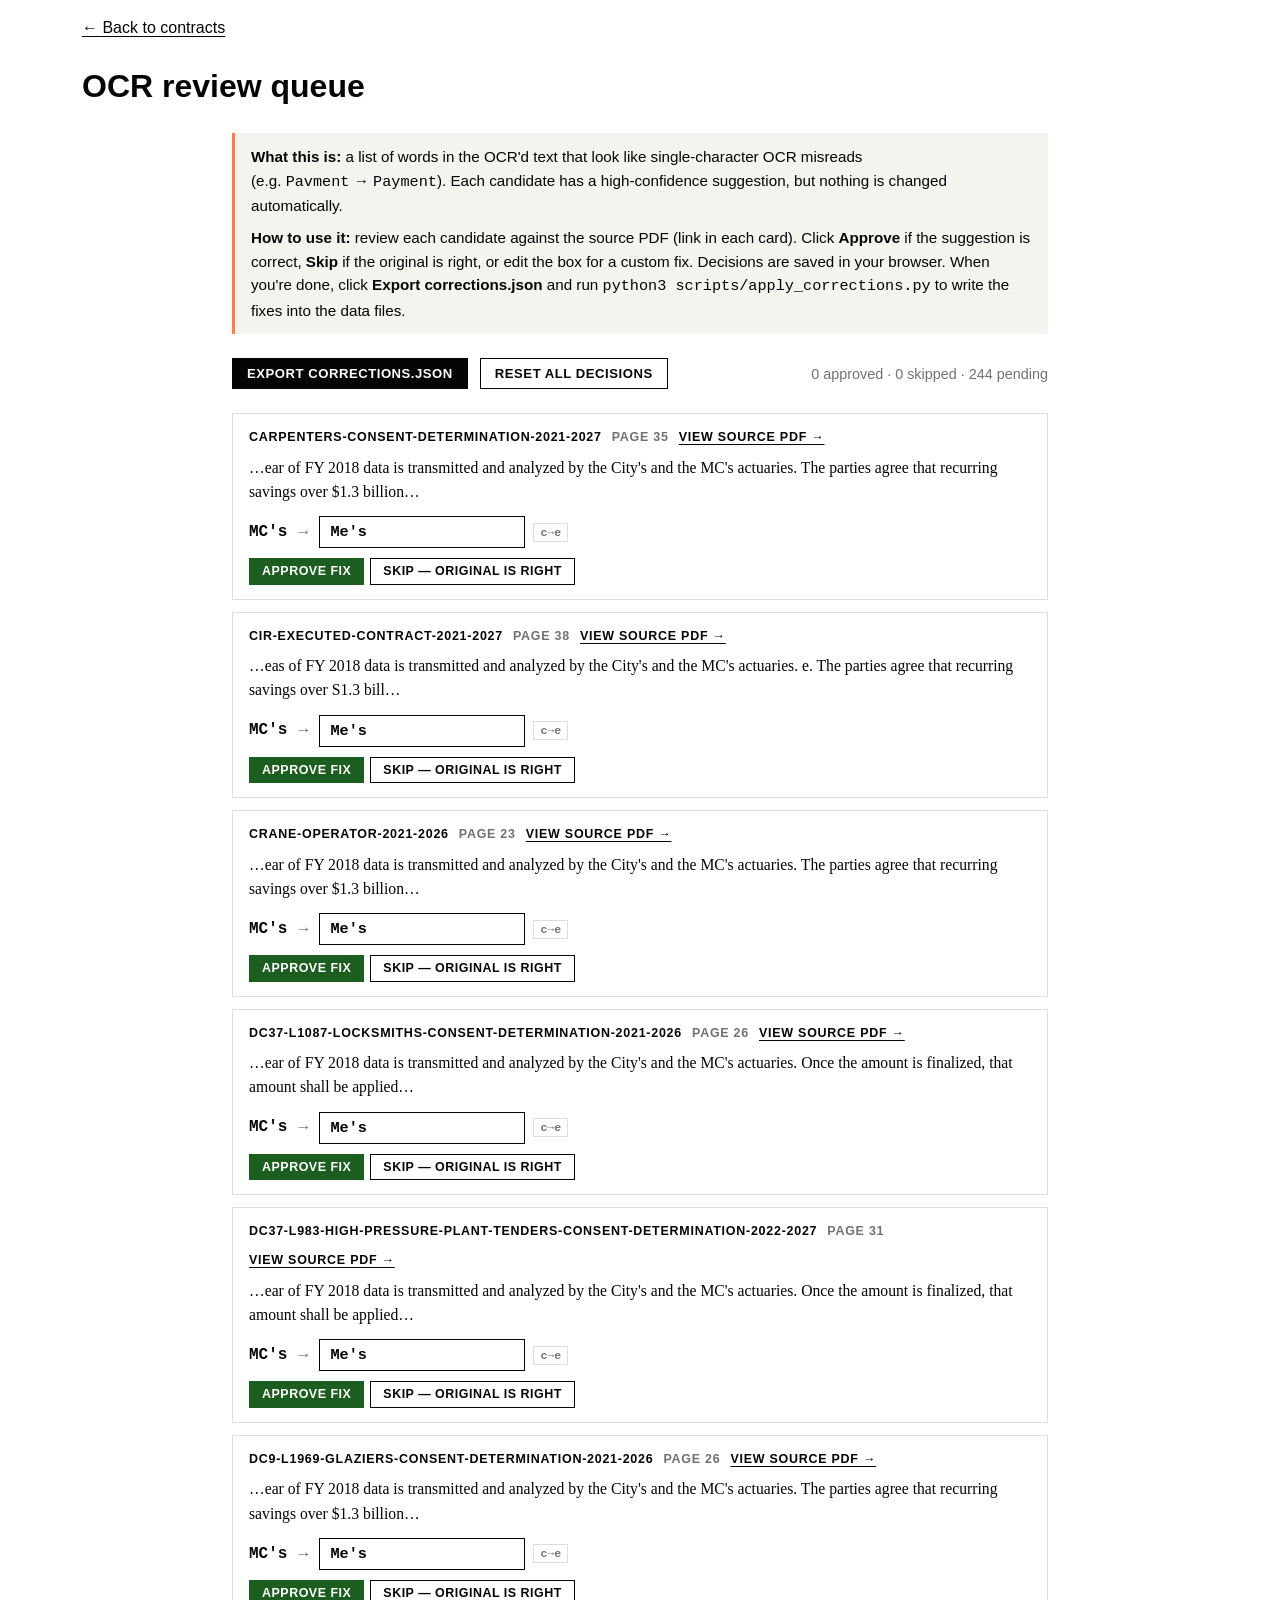
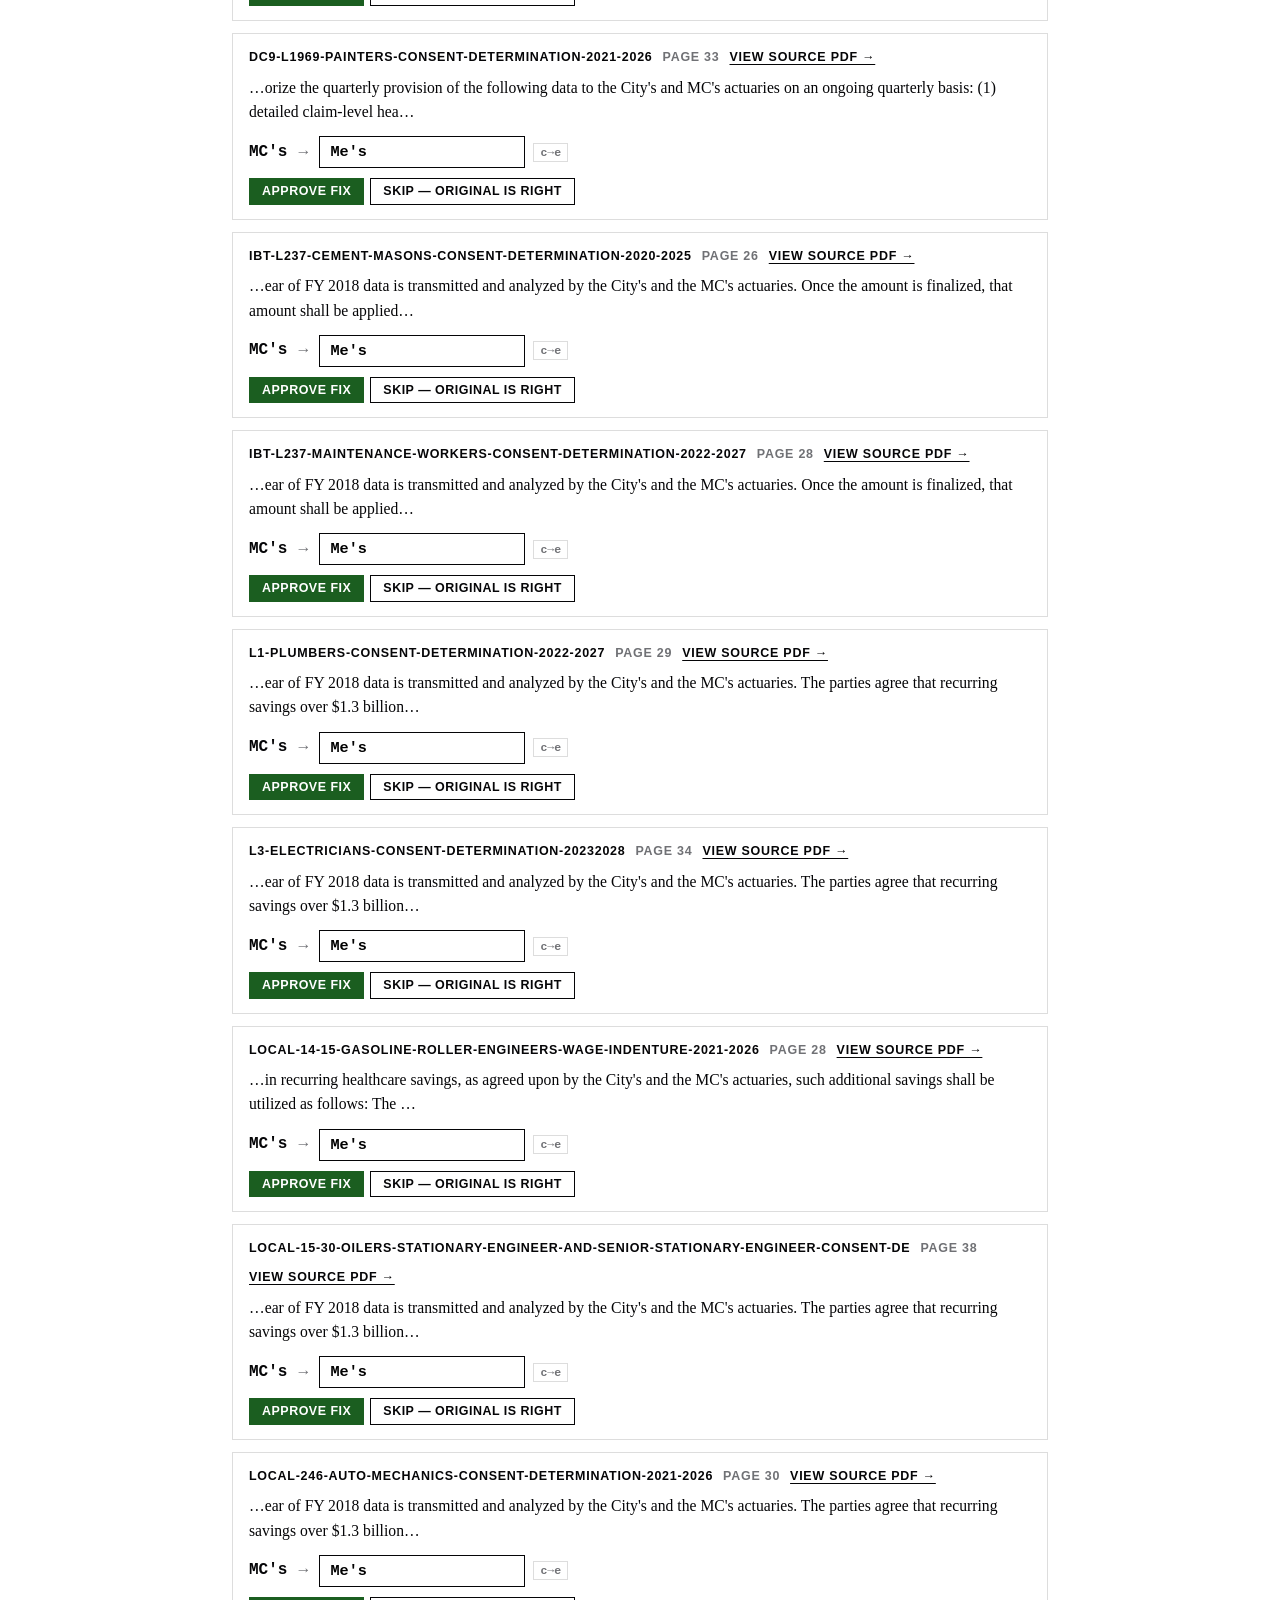
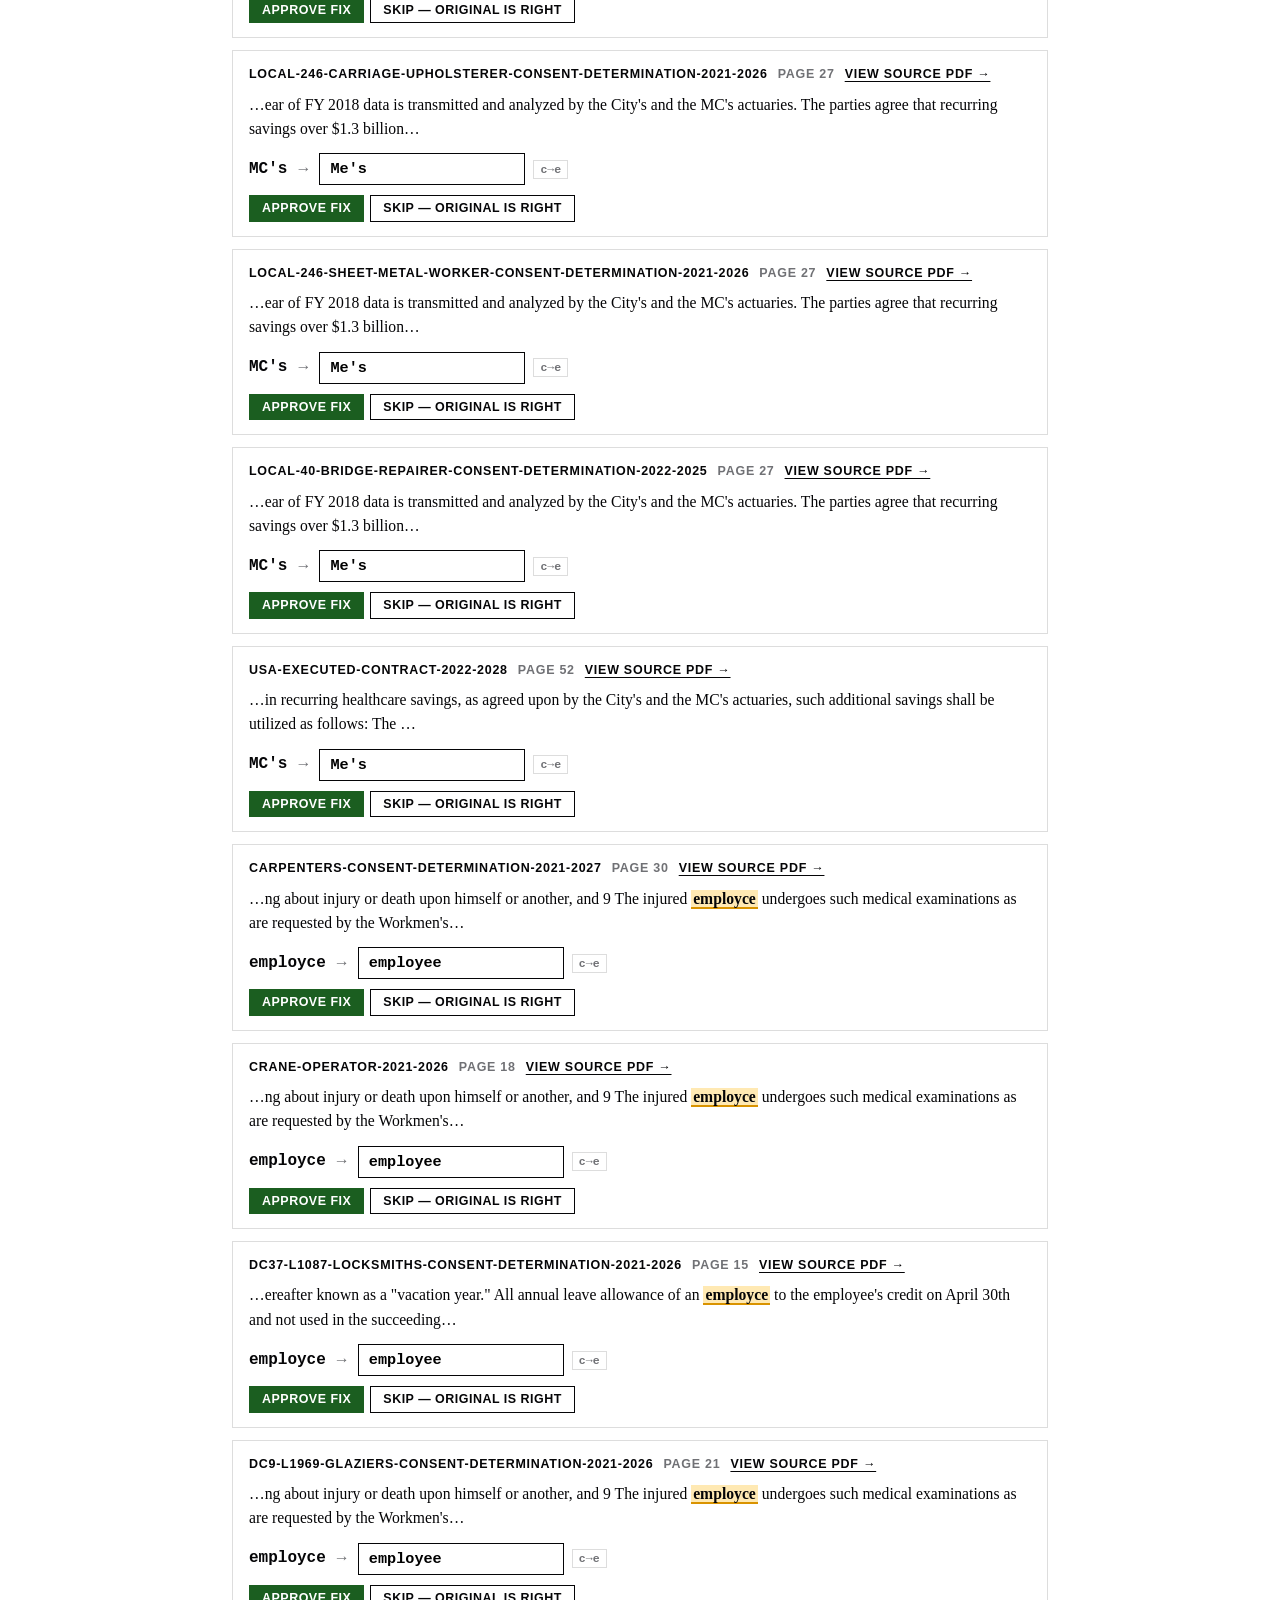
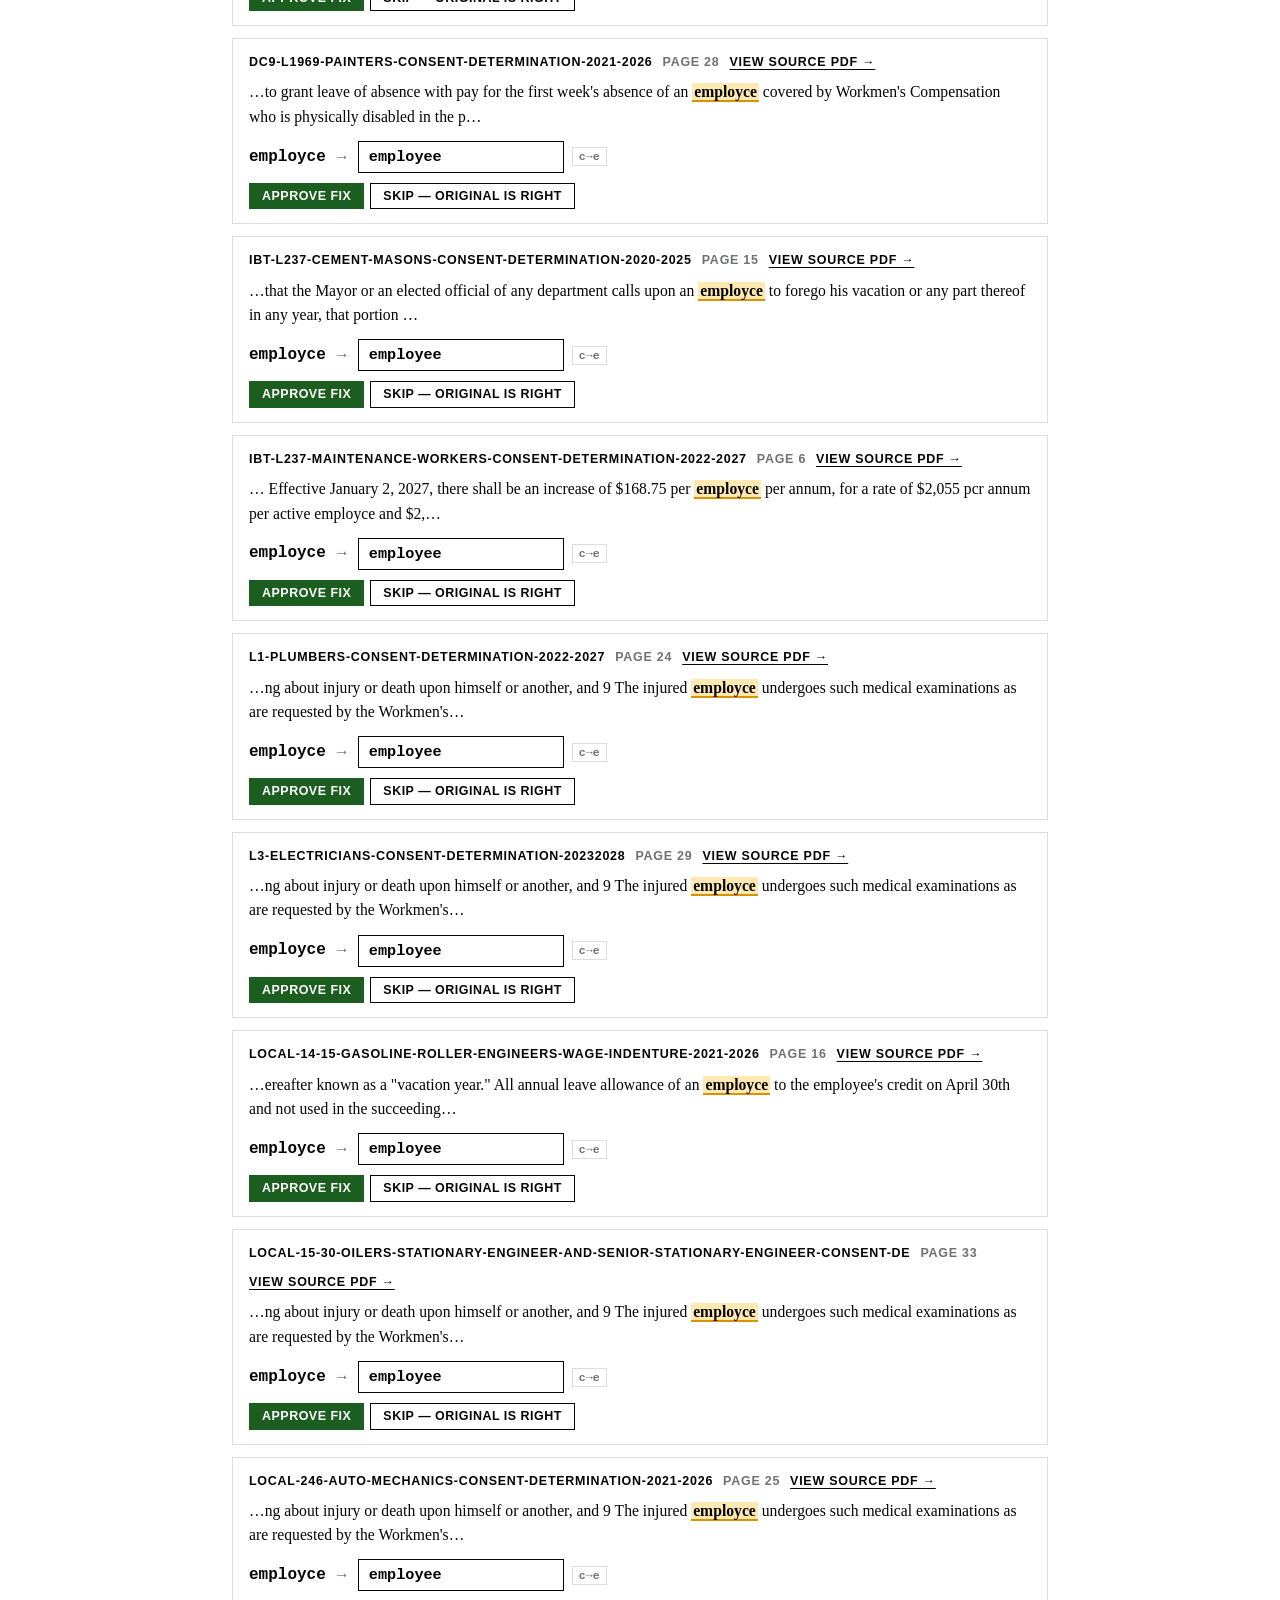
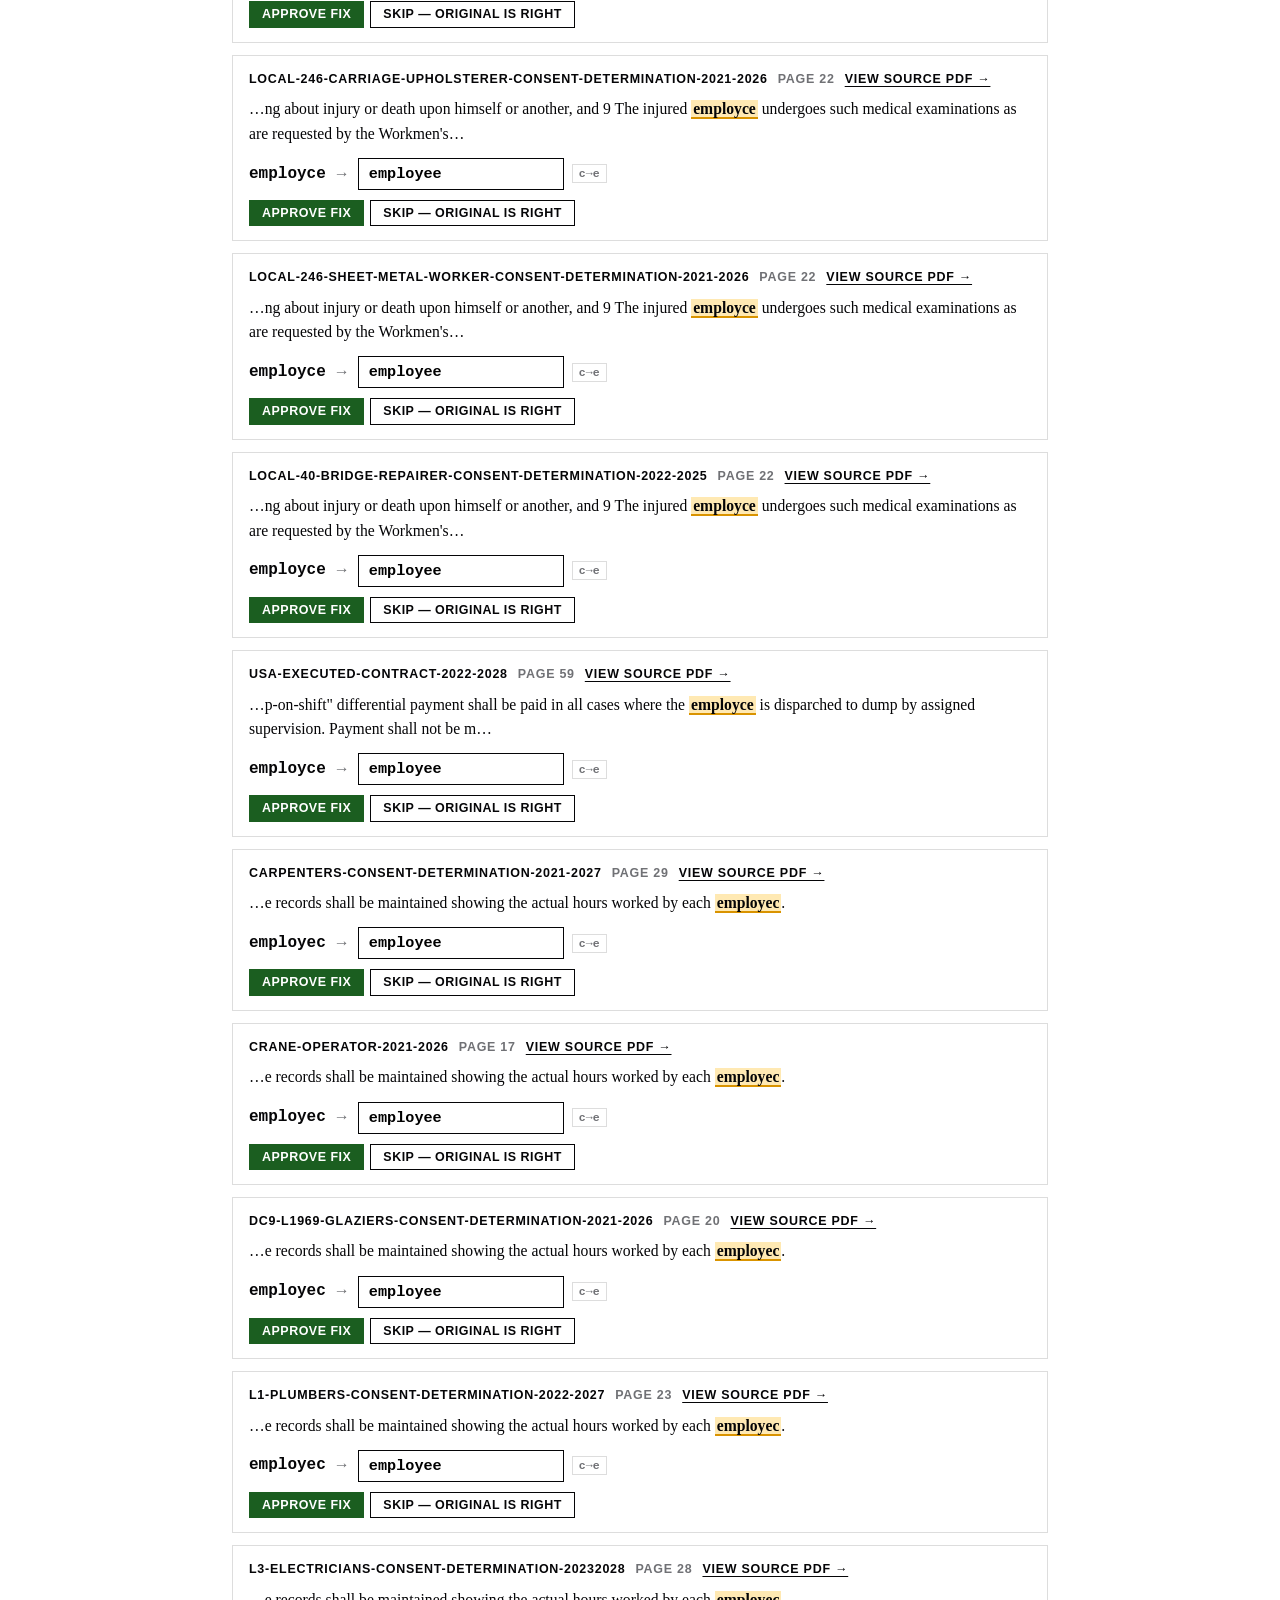
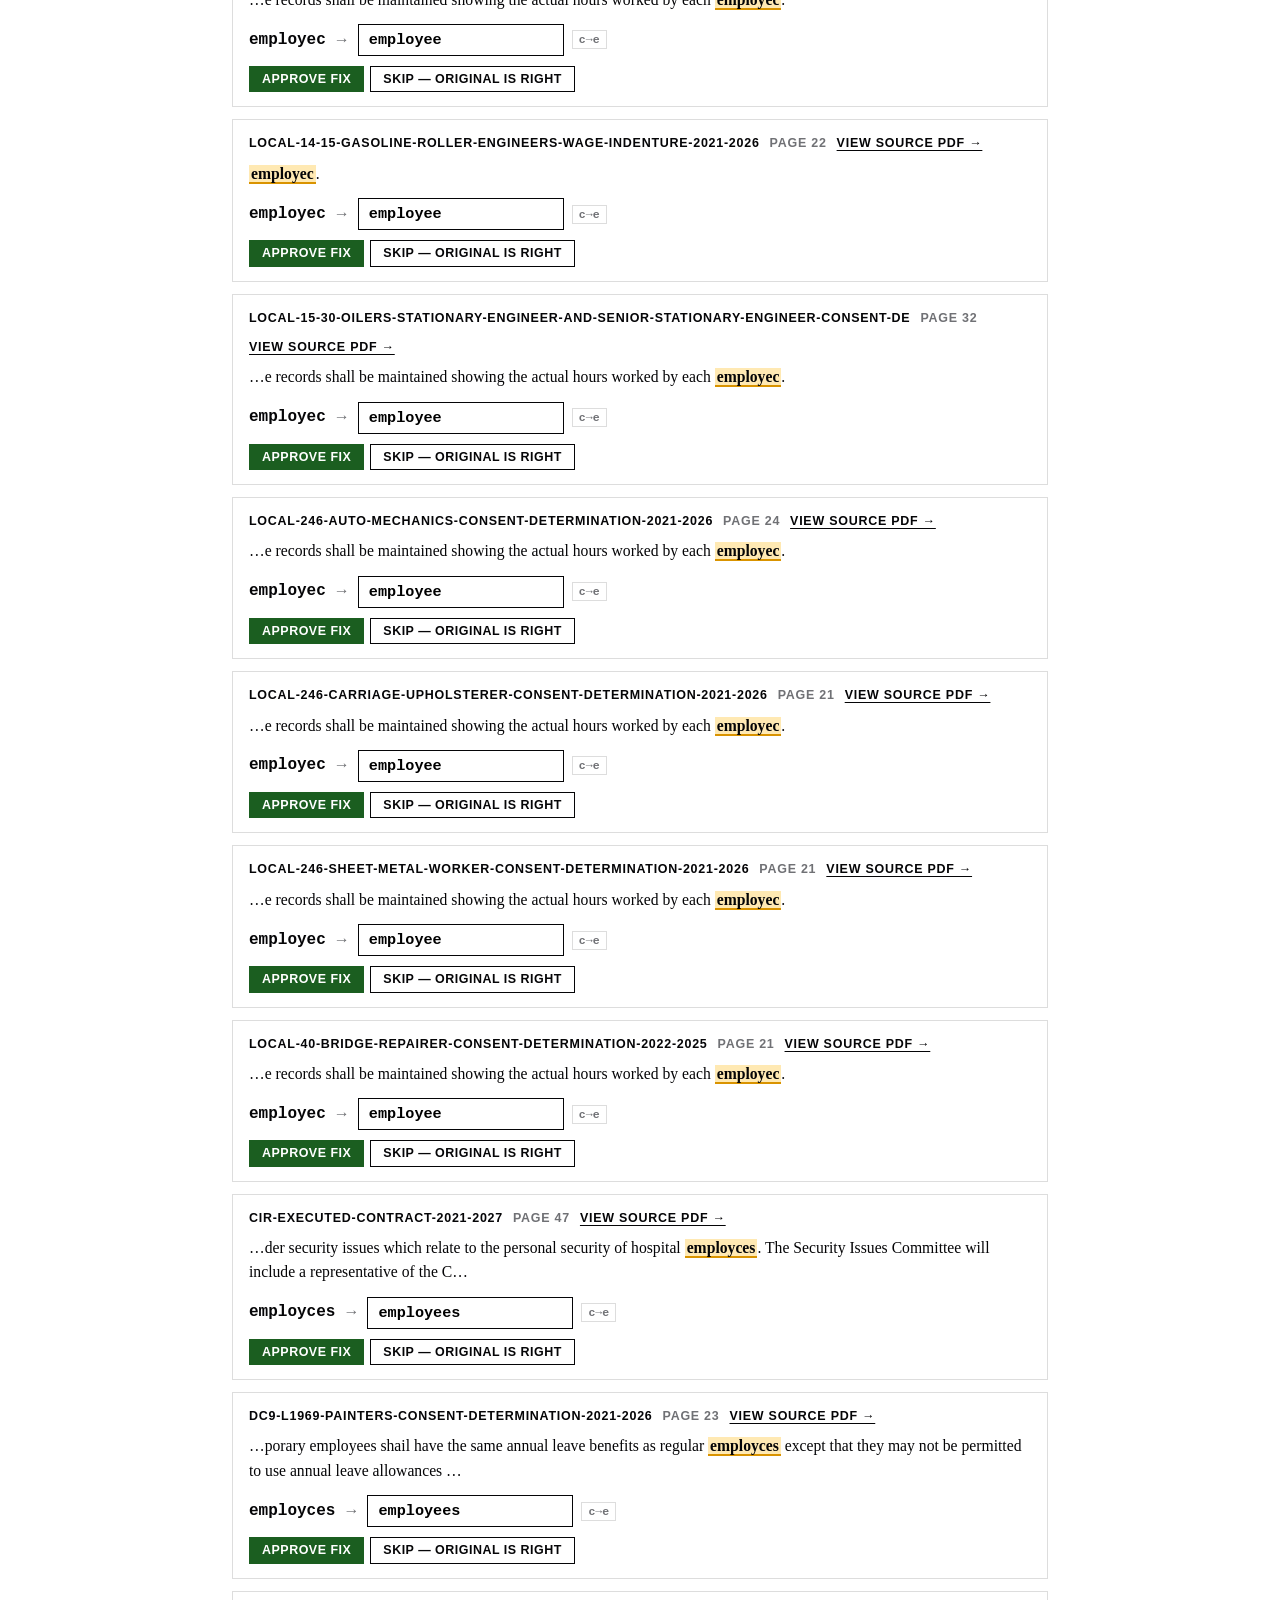
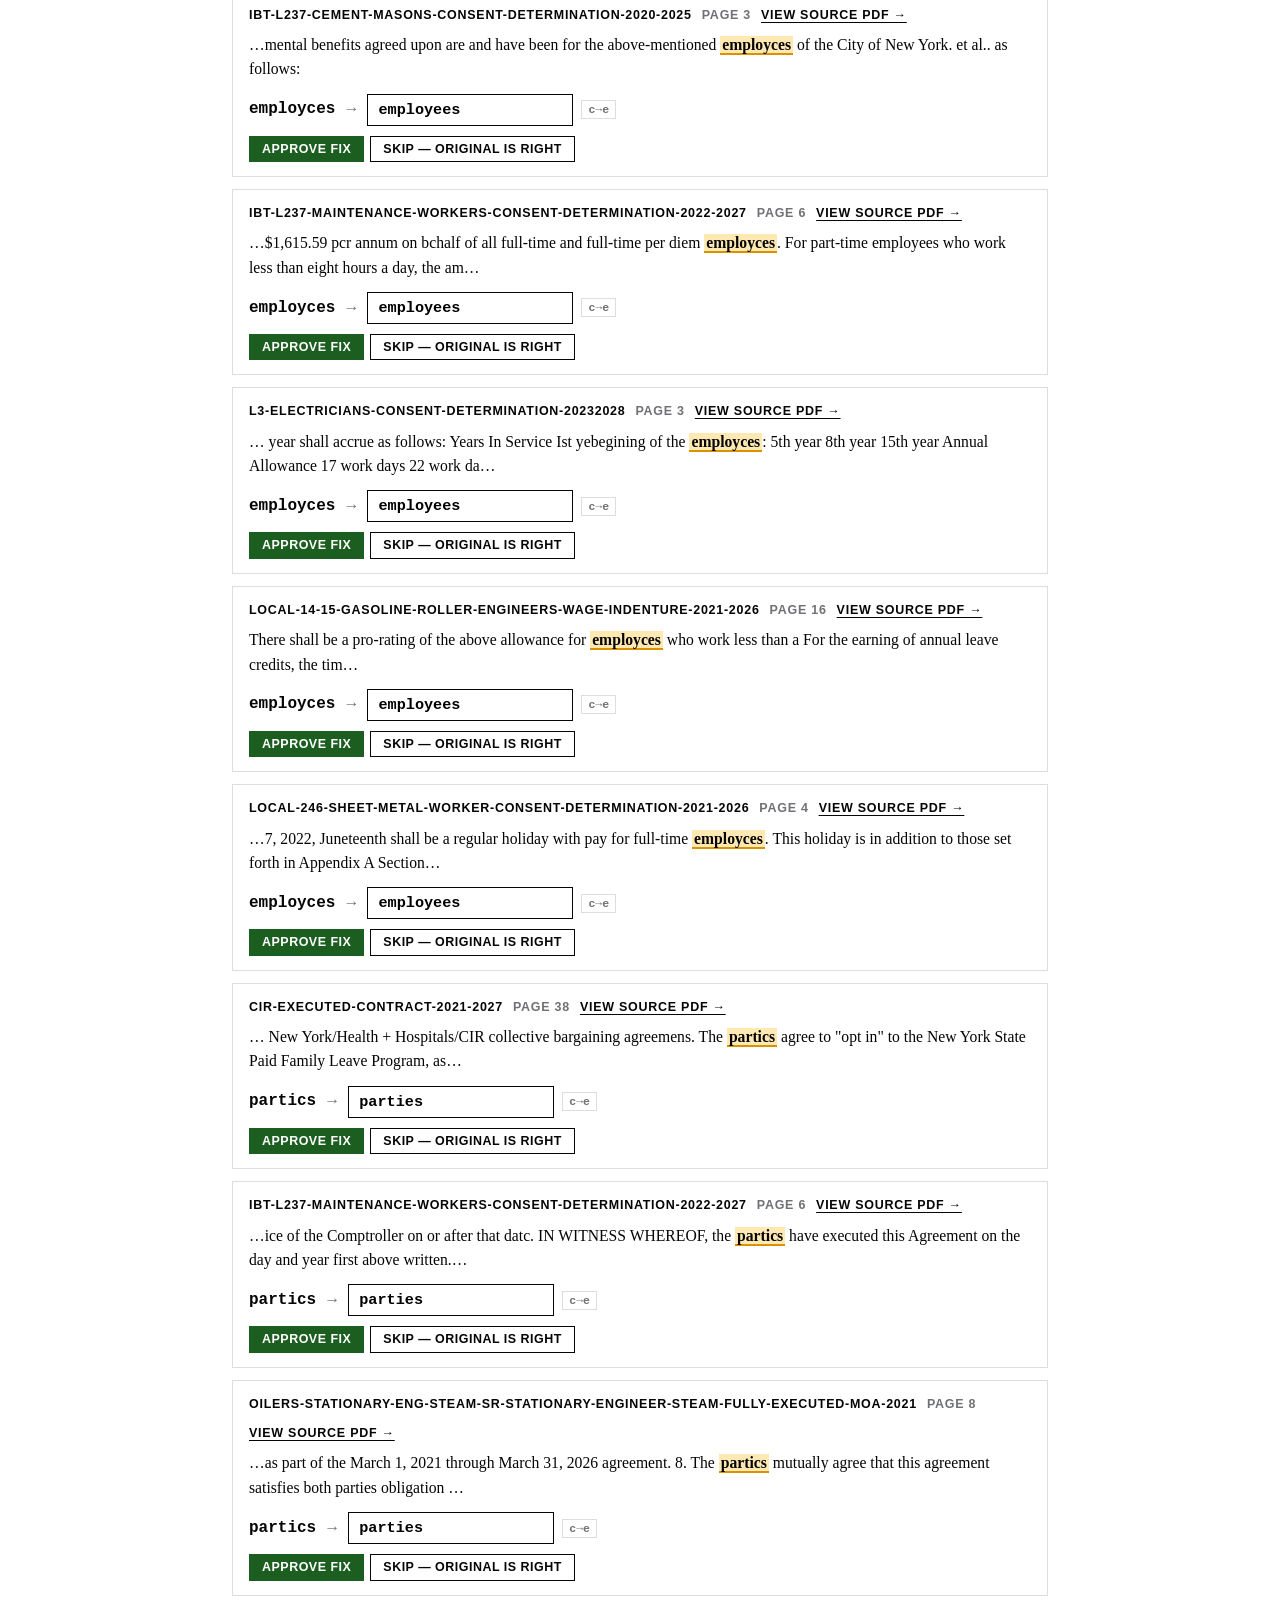
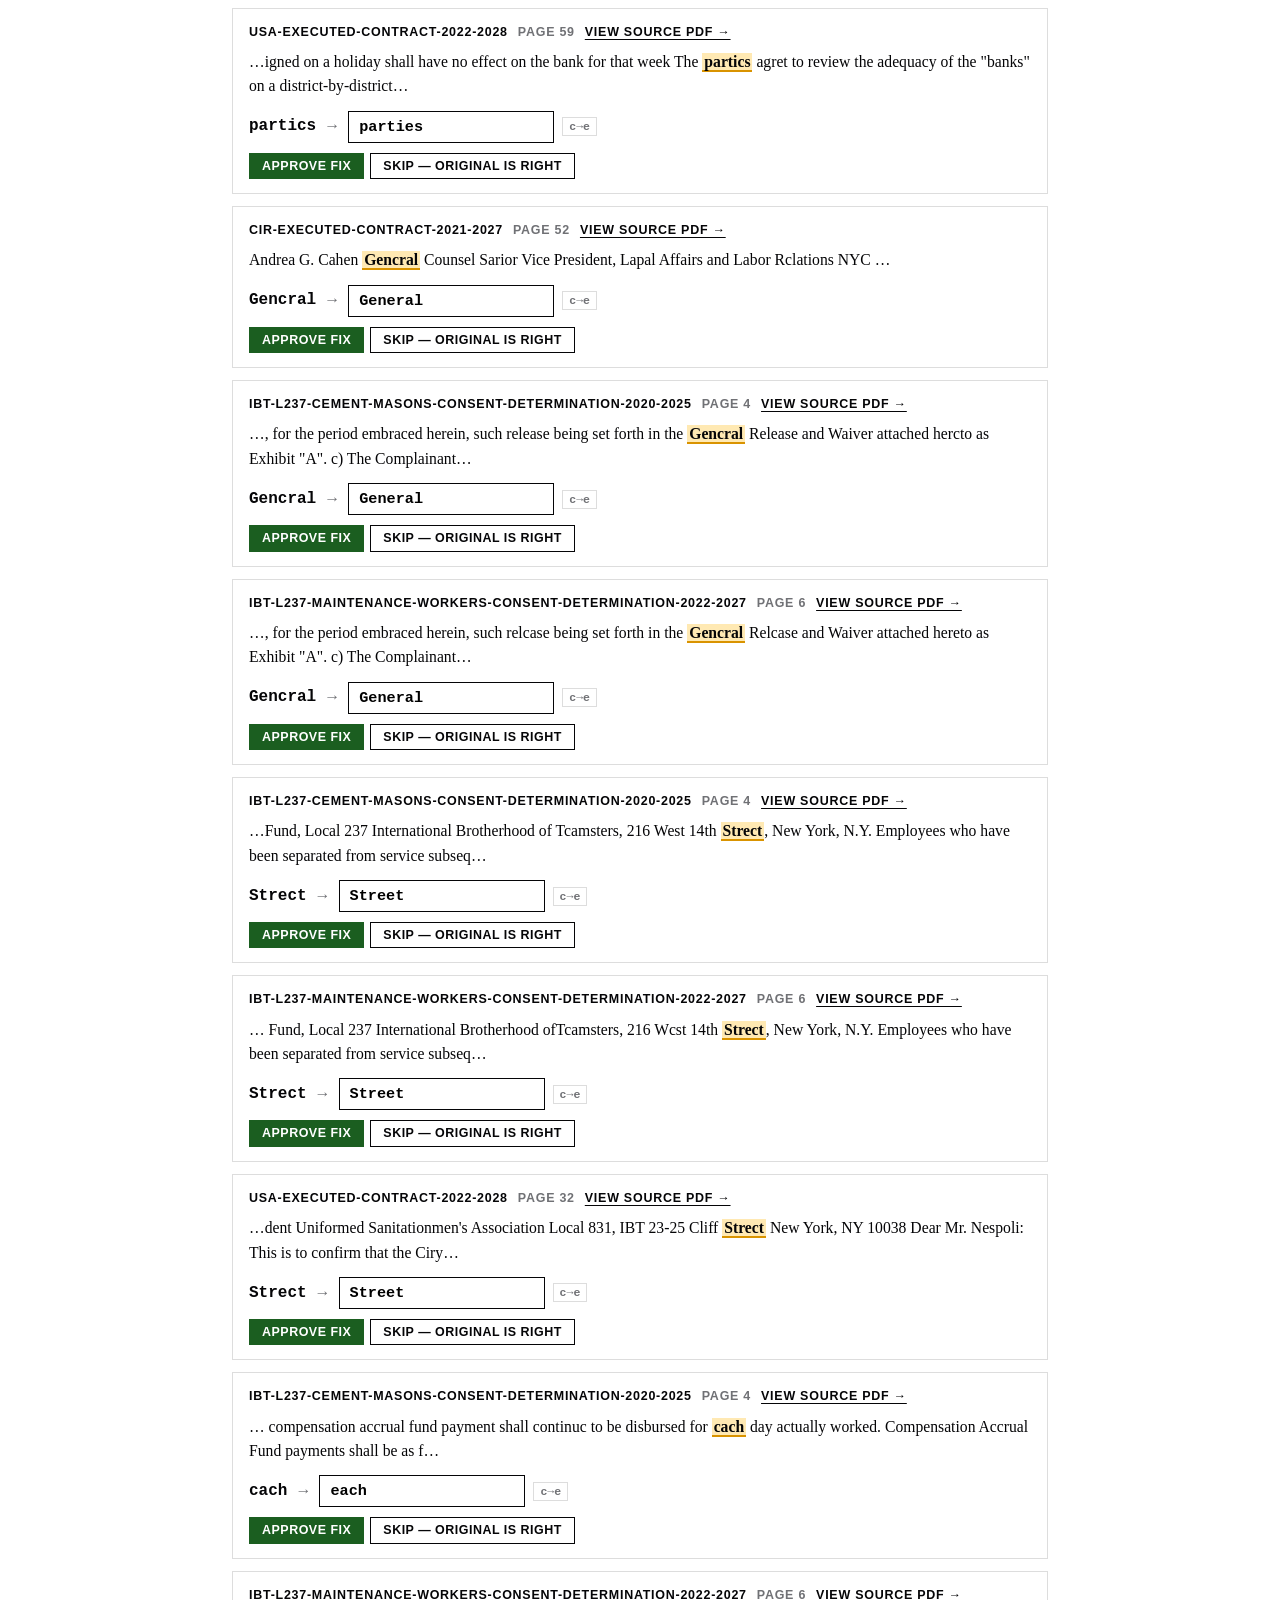
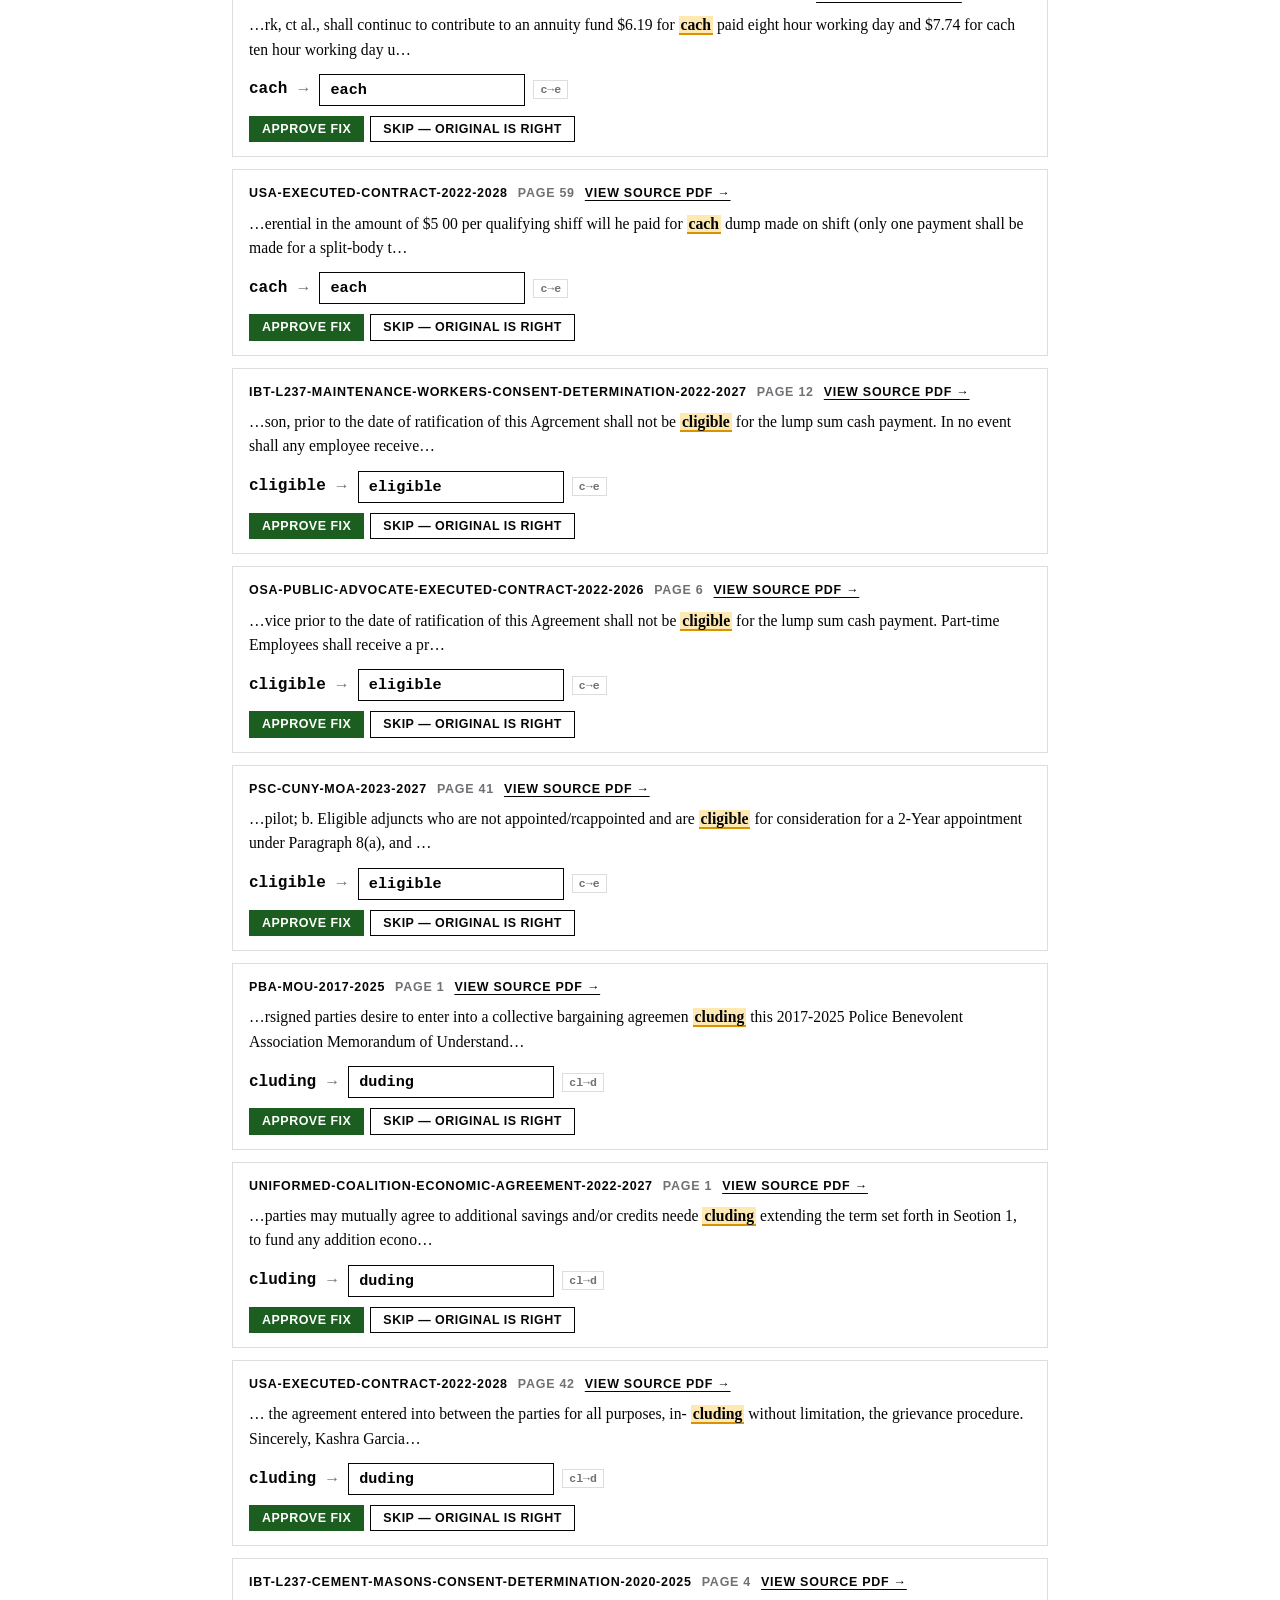
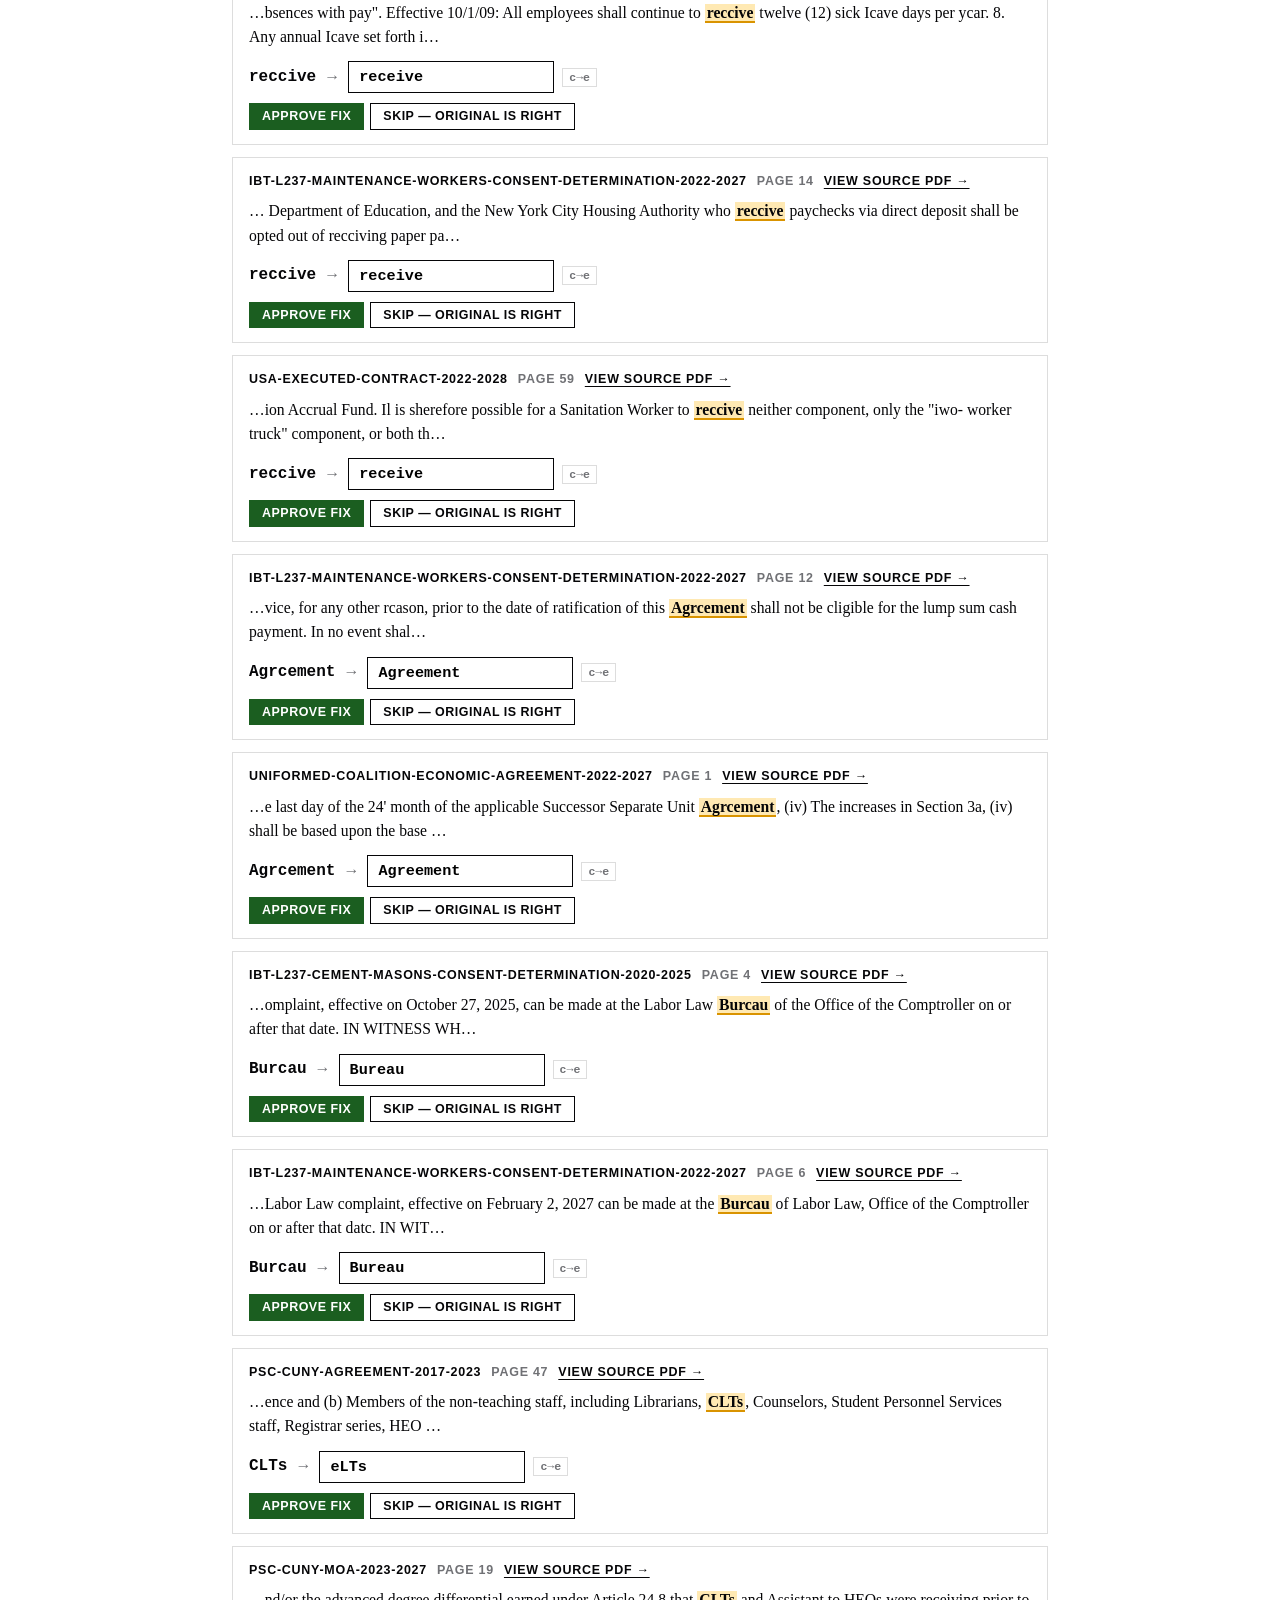
<file: ocr-review.html>
<!doctype html>
<html lang="en">
<head>
<meta charset="utf-8">
<title>OCR review queue — NYC labor contracts</title>
<meta name="viewport" content="width=device-width, initial-scale=1">
<link rel="stylesheet" href="style.css">
<style>
  .review-queue { max-width: 880px; margin: 0 auto; }
  .review-intro {
    border-left: 3px solid var(--vc-accent);
    padding: 12px 16px; margin-bottom: 24px;
    background: var(--vc-bg-soft, #f5f3ee);
  }
  .review-intro p { margin: 0 0 8px; font-size: 0.95rem; }
  .review-intro p:last-child { margin-bottom: 0; }
  .review-actions { display: flex; gap: 12px; margin: 16px 0 24px; flex-wrap: wrap; align-items: center; }
  .review-actions button {
    padding: 8px 14px; border: 1px solid var(--vc-rule); border-radius: 0;
    background: var(--vc-black); color: var(--vc-white);
    font: 700 0.82rem/1 var(--vc-font-sans); letter-spacing: 0.04em;
    text-transform: uppercase; cursor: pointer;
  }
  .review-actions button.secondary { background: var(--vc-bg); color: var(--vc-text); }
  .review-actions button:hover { background: var(--vc-accent); color: var(--vc-black); }
  .review-actions .counter { margin-left: auto; font-size: 0.9rem; color: var(--vc-text-muted); }

  .suspect {
    border: 1px solid var(--vc-border); padding: 14px 16px; margin-bottom: 12px;
    background: var(--vc-bg);
  }
  .suspect.decided { opacity: 0.45; }
  .suspect-head {
    display: flex; gap: 10px; align-items: baseline; flex-wrap: wrap;
    margin-bottom: 8px; font-size: 0.78rem; letter-spacing: 0.06em;
    text-transform: uppercase; color: var(--vc-text-muted); font-weight: 700;
  }
  .suspect-head .contract-id { color: var(--vc-text); }
  .suspect-head .page { color: var(--vc-text-muted); }
  .suspect-context {
    font: 400 0.98rem/1.55 var(--vc-font-serif, Georgia, serif);
    margin: 6px 0 12px; color: var(--vc-text);
  }
  .suspect-context mark {
    background: #ffe9b3; color: var(--vc-text); padding: 0 2px;
    font-weight: 700; border-bottom: 2px solid #d99300;
  }
  .suggest-row { display: flex; gap: 8px; align-items: center; flex-wrap: wrap; }
  .suggest-row .arrow { color: var(--vc-text-muted); }
  .suggest-row input[type=text] {
    padding: 6px 10px; border: 1px solid var(--vc-rule); border-radius: 0;
    background: var(--vc-bg); font: 600 0.95rem var(--vc-font-mono, monospace);
    min-width: 180px;
  }
  .suggest-row .rule {
    font: 600 0.72rem var(--vc-font-mono, monospace);
    color: var(--vc-text-muted); padding: 2px 6px; border: 1px solid var(--vc-border);
  }
  .decision-buttons { display: flex; gap: 6px; margin-top: 10px; }
  .decision-buttons button {
    padding: 6px 12px; border: 1px solid var(--vc-rule); border-radius: 0;
    background: var(--vc-bg); font: 700 0.78rem/1 var(--vc-font-sans);
    letter-spacing: 0.04em; text-transform: uppercase; cursor: pointer;
  }
  .decision-buttons button.approve { background: #1b5e20; color: white; border-color: #1b5e20; }
  .decision-buttons button.skip { background: var(--vc-bg); color: var(--vc-text); }
  .decision-buttons button.active { outline: 3px solid var(--vc-accent); outline-offset: -3px; }
  .decision-buttons button:hover:not(.active) { background: var(--vc-accent); color: var(--vc-black); }
  .decision-status { font-size: 0.8rem; color: var(--vc-text-muted); margin-left: 8px; }
  .decision-status.approved { color: #1b5e20; font-weight: 700; }
  .decision-status.skipped { color: var(--vc-text-muted); }
</style>
</head>
<body>
<header class="page-head">
  <div class="wrap">
    <p class="kicker"><a href="index.html">← Back to contracts</a></p>
    <h1>OCR review queue</h1>
  </div>
</header>

<main class="wrap review-queue" id="app">
  <div class="review-intro">
    <p><strong>What this is:</strong> a list of words in the OCR'd text that look like single-character OCR misreads (e.g.&nbsp;<code>Pavment</code>&nbsp;→&nbsp;<code>Payment</code>). Each candidate has a high-confidence suggestion, but nothing is changed automatically.</p>
    <p><strong>How to use it:</strong> review each candidate against the source PDF (link in each card). Click <strong>Approve</strong> if the suggestion is correct, <strong>Skip</strong> if the original is right, or edit the box for a custom fix. Decisions are saved in your browser. When you're done, click <strong>Export corrections.json</strong> and run <code>python3 scripts/apply_corrections.py</code> to write the fixes into the data files.</p>
  </div>

  <div class="review-actions">
    <button id="export-btn">Export corrections.json</button>
    <button id="reset-btn" class="secondary">Reset all decisions</button>
    <span class="counter" id="counter"></span>
  </div>

  <div id="suspect-list"></div>
</main>

<script>
const STORAGE_KEY = 'ocr-review-decisions-v1';

function loadDecisions() {
  try { return JSON.parse(localStorage.getItem(STORAGE_KEY) || '{}'); }
  catch { return {}; }
}
function saveDecisions(d) { localStorage.setItem(STORAGE_KEY, JSON.stringify(d)); }

function escapeHtml(s) {
  return s.replace(/[&<>"']/g, c => ({'&':'&amp;','<':'&lt;','>':'&gt;','"':'&quot;',"'":'&#39;'}[c]));
}

function highlightContext(context, original) {
  const re = new RegExp('\\b' + original.replace(/[.*+?^${}()|[\]\\]/g, '\\$&') + '\\b');
  return escapeHtml(context).replace(re, m => `<mark>${m}</mark>`);
}

function pdfLink(contractId, page) {
  return `data/pdfs/${contractId}.pdf#page=${page || 1}`;
}

let SUSPECTS = [];
let decisions = loadDecisions();

function render() {
  const list = document.getElementById('suspect-list');
  list.innerHTML = '';
  let approved = 0, skipped = 0;
  SUSPECTS.forEach((s, i) => {
    const key = s.clause_id + '|' + s.original;
    const dec = decisions[key];
    const suggested = (s.suggestions[0] && s.suggestions[0].candidate) || '';
    const rule = (s.suggestions[0] && s.suggestions[0].rule) || '';
    const card = document.createElement('div');
    card.className = 'suspect' + (dec ? ' decided' : '');
    card.innerHTML = `
      <div class="suspect-head">
        <span class="contract-id">${escapeHtml(s.contract_id)}</span>
        <span class="page">page ${s.page || '?'}</span>
        <a href="${pdfLink(s.contract_id, s.page)}" target="_blank" rel="noopener">View source PDF →</a>
      </div>
      <div class="suspect-context">${highlightContext(s.context, s.original)}</div>
      <div class="suggest-row">
        <code><strong>${escapeHtml(s.original)}</strong></code>
        <span class="arrow">→</span>
        <input type="text" data-i="${i}" value="${escapeHtml(dec?.replacement || suggested)}">
        ${rule ? `<span class="rule">${escapeHtml(rule)}</span>` : ''}
      </div>
      <div class="decision-buttons">
        <button class="approve ${dec?.action === 'approve' ? 'active' : ''}" data-i="${i}" data-action="approve">Approve fix</button>
        <button class="skip ${dec?.action === 'skip' ? 'active' : ''}" data-i="${i}" data-action="skip">Skip — original is right</button>
        <span class="decision-status ${dec ? dec.action === 'approve' ? 'approved' : 'skipped' : ''}">${dec ? (dec.action === 'approve' ? `→ ${dec.replacement}` : 'Skipped') : ''}</span>
      </div>
    `;
    list.appendChild(card);
    if (dec?.action === 'approve') approved++;
    else if (dec?.action === 'skip') skipped++;
  });
  document.getElementById('counter').textContent =
    `${approved} approved · ${skipped} skipped · ${SUSPECTS.length - approved - skipped} pending`;
}

document.addEventListener('click', e => {
  const btn = e.target.closest('button[data-action]');
  if (!btn) return;
  const i = +btn.dataset.i;
  const s = SUSPECTS[i];
  const key = s.clause_id + '|' + s.original;
  const action = btn.dataset.action;
  if (action === 'skip') {
    decisions[key] = { action: 'skip' };
  } else {
    const input = document.querySelector(`input[data-i="${i}"]`);
    const replacement = input.value.trim();
    if (!replacement || replacement === s.original) {
      alert('Replacement must differ from the original.');
      return;
    }
    decisions[key] = {
      action: 'approve',
      original: s.original,
      replacement,
      contract_id: s.contract_id,
      clause_id: s.clause_id,
      page: s.page,
    };
  }
  saveDecisions(decisions);
  render();
});

document.getElementById('export-btn').addEventListener('click', () => {
  const approved = Object.values(decisions).filter(d => d.action === 'approve');
  if (!approved.length) { alert('No approved corrections to export yet.'); return; }
  const blob = new Blob([JSON.stringify({
    generated_at: new Date().toISOString(),
    count: approved.length,
    corrections: approved,
  }, null, 2)], { type: 'application/json' });
  const a = document.createElement('a');
  a.href = URL.createObjectURL(blob);
  a.download = 'corrections.json';
  a.click();
});

document.getElementById('reset-btn').addEventListener('click', () => {
  if (!confirm('Clear all decisions? This cannot be undone.')) return;
  decisions = {};
  saveDecisions(decisions);
  render();
});

fetch('data/ocr-suspects.json')
  .then(r => r.json())
  .then(d => { SUSPECTS = d.suspects; render(); })
  .catch(err => {
    document.getElementById('suspect-list').innerHTML =
      `<p style="color:#b00">Could not load suspects: ${err}</p>`;
  });
</script>
</body>
</html>
</file>
<file: style.css>
/* NYC municipal labor contracts — styled with Vital City design tokens.
 * (Tokens cribbed inline so the page works as a fully static GH Pages drop.) */

:root {
  --vc-black: #050507;
  --vc-white: #ffffff;
  --vc-cloud: #dddddd;
  --vc-chartreuse: #dde44c;
  --vc-orange: #ff7c53;
  --vc-orange-20: #fde5dd;
  --vc-magenta: #e7466d;
  --vc-magenta-20: #fadae2;
  --vc-charcoal: #707175;
  --vc-charcoal-20: #e2e3e2;
  --vc-indigo: #394882;
  --vc-cerulean: #217ebe;
  --vc-cerulean-20: #d2e4f0;
  --vc-cream: #f7f5ee;

  --vc-text: var(--vc-black);
  --vc-text-muted: var(--vc-charcoal);
  --vc-bg: var(--vc-white);
  --vc-bg-alt: var(--vc-cream);
  --vc-rule: var(--vc-black);
  --vc-border: var(--vc-cloud);
  --vc-accent: var(--vc-orange);

  --vc-font-sans: "halyard-text", "Inter", "Helvetica Neue", Arial, sans-serif;
  --vc-font-serif: "GascogneTS", "Source Serif 4", Georgia, "Times New Roman", serif;
}

* { box-sizing: border-box; }
html, body { margin: 0; padding: 0; }
body {
  background: var(--vc-bg);
  color: var(--vc-text);
  font-family: var(--vc-font-sans);
  font-weight: 300;
  font-size: 16px;
  line-height: 1.55;
  -webkit-font-smoothing: antialiased;
}

a { color: var(--vc-text); text-decoration: underline; text-underline-offset: 3px; text-decoration-thickness: 1px; }
a:hover { color: var(--vc-accent); text-decoration-thickness: 2px; }

.wrap { max-width: 1180px; margin: 0 auto; padding: 0 32px; }

/* ---------- Header ---------- */
.site-header {
  background: var(--vc-bg-alt);
  border-bottom: 2px solid var(--vc-rule);
  padding: 40px 0 28px;
}
.site-header .kicker {
  font-family: var(--vc-font-sans);
  font-weight: 900;
  font-size: 0.78rem;
  letter-spacing: 0.18em;
  text-transform: uppercase;
  color: var(--vc-accent);
  margin: 0 0 8px;
}
.site-header h1 {
  font-family: var(--vc-font-serif);
  font-weight: 200;
  font-synthesis: none;
  letter-spacing: -0.012em;
  font-size: clamp(2rem, 4vw, 3.2rem);
  line-height: 1.05;
  margin: 0 0 12px;
  color: var(--vc-black);
}
.site-header .lede {
  font-family: var(--vc-font-sans);
  font-weight: 300;
  font-size: 1.05rem;
  line-height: 1.5;
  max-width: 70ch;
  color: var(--vc-text);
  margin: 0;
}
.site-header .lede a { color: var(--vc-accent); }

main { padding: 28px 0 80px; }

/* ---------- Page-level nav CTA ---------- */
.page-nav {
  margin-top: 18px;
  display: flex; flex-wrap: wrap; align-items: center; gap: 18px;
}
.page-nav-cta {
  display: inline-flex; flex-direction: column; gap: 2px;
  background: var(--vc-black); color: var(--vc-white) !important;
  padding: 12px 18px; text-decoration: none !important;
  border: 1px solid var(--vc-black);
}
.page-nav-cta:hover { background: var(--vc-accent); border-color: var(--vc-accent); }
.page-nav-cta:hover .page-nav-cta-sub { color: var(--vc-black); }

/* AI Q&A CTA — magenta accent so it visually reads as a different category */
.page-nav-cta-ai {
  background: var(--vc-magenta);
  color: var(--vc-white) !important;
  border-color: var(--vc-magenta);
}
.page-nav-cta-ai .page-nav-cta-sub { color: var(--vc-white); opacity: 0.92; }
.page-nav-cta-ai:hover { background: var(--vc-black); border-color: var(--vc-black); }
.page-nav-cta-ai:hover .page-nav-cta-sub { color: var(--vc-magenta); opacity: 1; }
.page-nav-cta-ai .page-nav-cta-label::before { content: "✨ "; }
.page-nav-cta-label {
  font-weight: 700; font-size: 0.92rem;
  letter-spacing: 0.06em; text-transform: uppercase;
}
.page-nav-cta-sub {
  font-size: 0.78rem; color: var(--vc-chartreuse);
  letter-spacing: 0.04em;
}
.page-nav-link {
  font-size: 0.92rem; color: var(--vc-text);
  text-decoration: underline; text-underline-offset: 4px;
}
.page-nav-link:hover { color: var(--vc-accent); }

/* ---------- Why tooltip ---------- */
.why-tip-trigger {
  background: none; border: 1px solid var(--vc-rule);
  padding: 1px 8px; cursor: help;
  font: 700 0.7rem var(--vc-font-sans);
  letter-spacing: 0.06em; text-transform: uppercase;
  color: var(--vc-text); margin-left: 4px;
  position: relative;
}
.why-tip-trigger:hover { background: var(--vc-black); color: var(--vc-white); }
.why-tip {
  position: absolute; bottom: calc(100% + 8px); right: 0; z-index: 30;
  width: 360px; max-width: calc(100vw - 60px);
  background: var(--vc-black); color: var(--vc-white);
  border: 1px solid var(--vc-black); padding: 14px 16px;
  font: 300 0.85rem/1.5 var(--vc-font-sans);
  letter-spacing: 0; text-transform: none; text-align: left;
  opacity: 0; pointer-events: none; transform: translateY(4px);
  transition: opacity 130ms, transform 130ms;
  box-shadow: 0 10px 24px rgba(0,0,0,0.18);
  white-space: normal;
}
.why-tip-trigger:hover .why-tip,
.why-tip-trigger:focus .why-tip {
  opacity: 1; pointer-events: auto; transform: translateY(0);
}

/* ---------- Controls ---------- */
.controls {
  border: 1px solid var(--vc-border);
  background: var(--vc-bg);
  padding: 18px 20px;
  margin-bottom: 24px;
}
.search-row { display: flex; gap: 10px; align-items: stretch; }
.search-row input[type=search] {
  flex: 1; padding: 14px 16px;
  font: 300 1.02rem/1.3 var(--vc-font-sans);
  border: 1px solid var(--vc-rule); border-radius: 0;
  background: var(--vc-bg); color: var(--vc-text);
}
.search-row input[type=search]::placeholder { color: var(--vc-text-muted); font-weight: 300; }
.search-row input[type=search]:focus { outline: 3px solid var(--vc-accent); outline-offset: -3px; }

.search-row button {
  padding: 0 18px;
  border: 1px solid var(--vc-rule); border-radius: 0;
  background: var(--vc-black); color: var(--vc-white);
  font: 700 0.92rem/1 var(--vc-font-sans);
  letter-spacing: 0.04em; text-transform: uppercase; cursor: pointer; white-space: nowrap;
}
.search-row button:hover { background: var(--vc-accent); color: var(--vc-black); }

.filters { display: grid; grid-template-columns: repeat(3, 1fr); gap: 14px 18px; margin-top: 14px; align-items: end; }
.filters label {
  font-size: 0.72rem; letter-spacing: 0.08em; text-transform: uppercase;
  color: var(--vc-text-muted); font-weight: 700;
  display: flex; flex-direction: column; align-items: stretch; gap: 6px;
}
.filters select {
  width: 100%;
  padding: 9px 10px;
  border: 1px solid var(--vc-rule); border-radius: 0;
  background: var(--vc-bg); font: 300 0.92rem var(--vc-font-sans);
  color: var(--vc-text); text-transform: none; letter-spacing: 0;
}

.meta-row {
  display: flex; gap: 16px; align-items: center; justify-content: space-between;
  margin-top: 14px; padding-top: 14px; border-top: 1px dashed var(--vc-border);
  font-size: 0.85rem; color: var(--vc-text-muted);
}
.legend { display: inline-flex; align-items: center; gap: 6px; font-size: 0.8rem; }
.dot { width: 8px; height: 8px; border-radius: 50%; display: inline-block; }
.dot-ocr { background: var(--vc-magenta); }
.result-count { font-weight: 700; color: var(--vc-text); }

/* ---------- Contract tile grid (default no-search view) ---------- */
.tiles-intro {
  background: var(--vc-bg-alt);
  border: 1px solid var(--vc-border);
  border-left: 4px solid var(--vc-accent);
  padding: 14px 18px;
  margin-bottom: 18px;
  font-size: 0.95rem;
  color: var(--vc-text);
}
.tiles-intro p { margin: 0; }

.contract-tile-grid {
  display: grid;
  grid-template-columns: repeat(auto-fill, minmax(260px, 1fr));
  gap: 12px;
}
.contract-tile {
  display: flex; flex-direction: column; gap: 6px;
  background: var(--vc-bg);
  border: 1px solid var(--vc-rule);
  border-left: 4px solid var(--vc-rule);
  padding: 14px 18px 16px;
  text-decoration: none !important;
  color: var(--vc-text) !important;
  transition: border-left-color 120ms, background 120ms;
}
.contract-tile:hover {
  border-left-color: var(--vc-accent);
  background: var(--vc-bg-alt);
}
.contract-tile-kicker {
  font-size: 0.7rem;
  letter-spacing: 0.08em;
  text-transform: uppercase;
  font-weight: 700;
  color: var(--vc-accent);
  min-height: 1em;
}
.contract-tile-headcount { color: var(--vc-text); font-weight: 700; }
.contract-tile-name {
  font-family: var(--vc-font-serif);
  font-weight: 200;
  font-synthesis: none;
  font-size: 1.1rem;
  line-height: 1.2;
  letter-spacing: -0.005em;
  margin: 0;
  color: var(--vc-text);
  flex: 1;
}
.contract-tile-meta {
  display: flex; flex-wrap: wrap; justify-content: space-between; align-items: baseline; gap: 6px;
  margin-top: 4px;
  font-size: 0.78rem;
  color: var(--vc-text-muted);
  letter-spacing: 0.04em;
}
.contract-tile-clauses { font-weight: 700; }
.contract-tile-ocr {
  flex-basis: 100%;
  margin-top: 6px; padding: 3px 7px;
  font: 700 0.68rem/1 var(--vc-font-sans);
  letter-spacing: 0.06em; text-transform: uppercase;
  border: 1px solid currentColor;
  display: inline-block; align-self: flex-start;
}
.contract-tile-ocr.poor { color: var(--vc-magenta, #c71585); background: rgba(199, 21, 133, 0.08); }
.contract-tile-ocr.fair { color: #8a6500; background: rgba(217, 147, 0, 0.10); }

/* ---------- Cards & clauses ---------- */
.contract-group {
  background: var(--vc-bg);
  border: 1px solid var(--vc-rule);
  margin-bottom: 18px;
}
.contract-group-header {
  background: var(--vc-black);
  color: var(--vc-white);
  padding: 14px 22px;
  display: flex; flex-wrap: wrap; align-items: baseline; justify-content: space-between;
  gap: 14px;
}
.contract-group-title {
  text-decoration: none !important;
  color: var(--vc-white) !important;
  display: inline-flex; gap: 12px; align-items: baseline; flex-wrap: wrap;
}
.contract-group-title:hover .contract-group-name { color: var(--vc-orange); }
.contract-group-name {
  font-family: var(--vc-font-serif); font-weight: 200; font-synthesis: none;
  font-size: 1.35rem; line-height: 1.15; letter-spacing: -0.005em;
  color: var(--vc-white);
}
.contract-group-term {
  font-size: 0.82rem; color: var(--vc-chartreuse);
  letter-spacing: 0.04em; font-weight: 700;
}
.contract-group-meta {
  display: flex; gap: 14px; flex-wrap: wrap; align-items: baseline;
  font-size: 0.78rem; letter-spacing: 0.06em; text-transform: uppercase;
  color: var(--vc-cloud); font-weight: 700;
}
.contract-group-sector { color: var(--vc-cloud); }
.contract-group-count { color: var(--vc-orange); }
.contract-group-more { color: var(--vc-magenta); }

.contract-group-clauses {
  display: flex; flex-direction: column;
}
.contract-group-clauses .clause {
  border: none;
  border-left: none;
  border-bottom: 1px solid var(--vc-border);
  border-radius: 0;
  background: transparent;
  padding: 14px 22px;
}
.contract-group-clauses .clause:last-child { border-bottom: none; }
.contract-group-clauses .clause:hover { background: var(--vc-bg-alt); border-left: none; }


#results { display: flex; flex-direction: column; gap: 16px; }

.clause {
  background: var(--vc-bg);
  border: 1px solid var(--vc-border);
  border-left: 4px solid var(--vc-rule);
  padding: 18px 22px;
  transition: border-left-color 120ms;
}
.clause:hover { border-left-color: var(--vc-accent); }

.contract-badge {
  display: inline-flex; align-items: baseline; gap: 10px;
  background: var(--vc-black); color: var(--vc-white) !important;
  padding: 4px 10px 5px;
  margin-bottom: 10px;
  text-decoration: none !important;
  border: 1px solid var(--vc-black);
}
.contract-badge:hover { background: var(--vc-accent); border-color: var(--vc-accent); }
.contract-badge:hover .contract-badge-term { color: var(--vc-black); }
.contract-badge-name {
  font-weight: 700; font-size: 0.82rem;
  letter-spacing: 0.06em; text-transform: uppercase;
}
.contract-badge-term {
  font-weight: 300; font-size: 0.78rem;
  color: var(--vc-chartreuse); letter-spacing: 0.04em;
}

.clause-meta {
  font-size: 0.78rem; color: var(--vc-text-muted);
  display: flex; gap: 14px; flex-wrap: wrap; align-items: center;
  margin-bottom: 8px; letter-spacing: 0.04em;
}
.clause-meta .pdf-link { margin-left: auto; }

.single-clause-nav {
  display: flex; gap: 16px; align-items: center; margin-bottom: 14px;
  padding-bottom: 14px; border-bottom: 1px solid var(--vc-border);
}
.single-clause-nav a {
  font-weight: 700; font-size: 0.85rem; letter-spacing: 0.04em;
  text-decoration: none; color: var(--vc-text);
  border-bottom: 1px solid var(--vc-rule);
}
.single-clause-nav a:hover { color: var(--vc-accent); border-bottom-color: var(--vc-accent); }
.single-clause-nav button {
  background: var(--vc-black); color: var(--vc-white);
  border: 1px solid var(--vc-rule); padding: 8px 14px;
  font: 700 0.78rem var(--vc-font-sans); letter-spacing: 0.06em; text-transform: uppercase;
  cursor: pointer;
}
.single-clause-nav button:hover { background: var(--vc-accent); color: var(--vc-black); }
.clause-heading {
  font-family: var(--vc-font-serif); font-weight: 200; font-synthesis: none;
  font-size: 1.35rem; line-height: 1.2; letter-spacing: -0.005em;
  margin: 4px 0 8px;
}
.clause-heading a { text-decoration: none; }
.clause-heading a:hover { color: var(--vc-accent); }
.clause-body {
  white-space: pre-wrap;
  font-family: ui-monospace, SFMono-Regular, "JetBrains Mono", Menlo, monospace;
  font-size: 0.86rem; line-height: 1.55;
  max-height: 9em; overflow: hidden; position: relative;
  background: var(--vc-bg-alt); padding: 10px 12px; border: 1px solid var(--vc-border);
}
.clause-body.expanded { max-height: none; }
.clause-body::after {
  content: ""; position: absolute; bottom: 0; left: 0; right: 0; height: 2.5em;
  background: linear-gradient(to bottom, transparent, var(--vc-bg-alt));
  pointer-events: none;
}
.clause-body.expanded::after { display: none; }
.clause-actions { margin-top: 10px; font-size: 0.82rem; display: flex; gap: 18px; }
.clause-actions button {
  background: none; border: none; padding: 0;
  color: var(--vc-text); font: 700 0.78rem var(--vc-font-sans);
  letter-spacing: 0.08em; text-transform: uppercase; cursor: pointer;
  border-bottom: 1px solid var(--vc-rule);
}
.clause-actions button:hover { color: var(--vc-accent); border-bottom-color: var(--vc-accent); }

.tags { display: flex; gap: 6px; flex-wrap: wrap; margin: 4px 0 10px; }
.tag {
  display: inline-block; font-size: 0.7rem; font-weight: 700;
  letter-spacing: 0.06em; text-transform: uppercase;
  color: var(--vc-text); background: var(--vc-cerulean-20);
  border: 1px solid var(--vc-cerulean); padding: 2px 8px;
  border-radius: 0; cursor: pointer;
}
.tag:hover { background: var(--vc-cerulean); color: var(--vc-white); }
.ocr-flag {
  color: var(--vc-magenta); font-weight: 900;
  font-size: 0.7rem; letter-spacing: 0.1em;
  border: 1px solid var(--vc-magenta); padding: 1px 5px; background: var(--vc-magenta-20);
}

mark { background: var(--vc-chartreuse); padding: 0 2px; color: var(--vc-black); }

/* ---------- Topic pivot ---------- */
.topic-pivot-header {
  background: var(--vc-orange-20);
  border: 1px solid var(--vc-rule);
  border-left: 6px solid var(--vc-accent);
  padding: 18px 22px; margin-bottom: 18px;
}
.topic-pivot-header h2 {
  font-family: var(--vc-font-serif); font-weight: 200; font-synthesis: none;
  font-size: clamp(1.5rem, 3vw, 2.2rem); line-height: 1.1;
  margin: 0 0 6px; letter-spacing: -0.008em;
}
.topic-pivot-header p { margin: 0; color: var(--vc-text-muted); font-size: 0.95rem; }

.topic-tile-grid {
  display: grid; grid-template-columns: repeat(auto-fill, minmax(220px, 1fr));
  gap: 10px; margin-bottom: 18px;
}
.topic-tile {
  background: var(--vc-bg);
  border: 1px solid var(--vc-rule);
  padding: 14px 16px; cursor: pointer;
  transition: background 120ms, color 120ms;
}
.topic-tile:hover { background: var(--vc-black); color: var(--vc-white); }
.topic-tile:hover .count { color: var(--vc-chartreuse); }
.topic-tile > div:first-child {
  font-family: var(--vc-font-serif); font-weight: 200; font-synthesis: none;
  font-size: 1.18rem; letter-spacing: -0.004em; line-height: 1.15; margin-bottom: 4px;
}
.topic-tile .count {
  font-size: 0.74rem; letter-spacing: 0.08em; text-transform: uppercase;
  color: var(--vc-text-muted); font-weight: 700;
}

/* ---------- Compare ---------- */
.compare-grid { display: grid; gap: 16px; }
.compare-grid.cols-2 { grid-template-columns: 1fr 1fr; }
.compare-grid.cols-3 { grid-template-columns: 1fr 1fr 1fr; }
.compare-grid.cols-4 { grid-template-columns: 1fr 1fr 1fr 1fr; }
.compare-col {
  background: var(--vc-bg); border: 1px solid var(--vc-rule);
  padding: 14px 16px;
}
.compare-col h3 {
  font-family: var(--vc-font-serif); font-weight: 200; font-synthesis: none;
  font-size: 1.2rem; margin: 0 0 10px; line-height: 1.15;
}

/* ---------- Contracts directory ---------- */
.contract-card {
  background: var(--vc-bg); border: 1px solid var(--vc-border);
  border-left: 4px solid var(--vc-rule);
  padding: 16px 20px;
  display: grid; grid-template-columns: 1fr auto; gap: 12px;
}
.contract-card:hover { border-left-color: var(--vc-accent); }
.contract-card h3 {
  font-family: var(--vc-font-serif); font-weight: 200; font-synthesis: none;
  font-size: 1.25rem; margin: 0 0 4px; line-height: 1.15;
}
.contract-card h3 a { text-decoration: none; }
.contract-card .term {
  color: var(--vc-text-muted); font-size: 0.82rem;
  letter-spacing: 0.04em;
}
.contract-card .stats {
  color: var(--vc-text-muted); font-size: 0.76rem;
  text-align: right; text-transform: uppercase; letter-spacing: 0.08em; font-weight: 700;
}

/* ---------- Expirations ---------- */
.expirations {
  background: var(--vc-bg); border: 1px solid var(--vc-rule);
  padding: 18px 22px; margin-bottom: 16px;
}
.expirations h3 {
  font-family: var(--vc-font-serif); font-weight: 200; font-synthesis: none;
  margin-top: 0; font-size: 1.5rem; line-height: 1.15;
}
.expirations p { color: var(--vc-text-muted); margin: 4px 0 12px; font-size: 0.92rem; }
.expirations ul { margin: 0; padding-left: 1.2em; }
.expirations li { margin: 4px 0; }

/* ---------- Single-contract reading view ---------- */
.doc-view {
  background: var(--vc-bg);
  border: 1px solid var(--vc-rule);
  padding: 0;
}
.doc-view-header {
  background: var(--vc-bg-alt);
  border-bottom: 1px solid var(--vc-rule);
  padding: 22px 28px 24px;
}
.doc-view-back { margin: 0 0 14px; font-size: 0.85rem; }
.doc-view-back a { font-weight: 700; letter-spacing: 0.04em; text-decoration: none; border-bottom: 1px solid var(--vc-rule); padding-bottom: 1px; }
.doc-view-back a:hover { color: var(--vc-accent); border-bottom-color: var(--vc-accent); }
.doc-view-kicker {
  font-size: 0.78rem; letter-spacing: 0.1em;
  text-transform: uppercase; font-weight: 700;
  color: var(--vc-accent); margin: 0 0 6px;
}
.doc-view-title {
  font-family: var(--vc-font-serif); font-weight: 200; font-synthesis: none;
  font-size: clamp(1.5rem, 3vw, 2.2rem); line-height: 1.12; letter-spacing: -0.012em;
  margin: 0 0 12px; color: var(--vc-black);
}
.doc-view-summary { font-size: 0.95rem; color: var(--vc-text); margin: 0 0 14px; max-width: 75ch; }
.doc-view-meta {
  display: flex; flex-wrap: wrap; gap: 18px; align-items: baseline;
  font-size: 0.85rem; color: var(--vc-text-muted);
  border-top: 1px dashed var(--vc-border); padding-top: 12px;
}
.doc-view-meta strong { color: var(--vc-text); font-weight: 700; letter-spacing: 0.04em; text-transform: uppercase; font-size: 0.72rem; margin-right: 4px; }
.doc-view-pdf, .doc-view-md, .doc-view-ai {
  font-weight: 700; font-size: 0.85rem;
  text-decoration: none; border-bottom: 1px solid var(--vc-rule);
}
.doc-view-ai {
  margin-left: auto;
  color: var(--vc-magenta) !important;
  border-bottom-color: var(--vc-magenta);
}
.doc-view-ai:hover { color: var(--vc-black) !important; border-bottom-color: var(--vc-black); }
.doc-view-pdf:hover, .doc-view-md:hover { color: var(--vc-accent); border-bottom-color: var(--vc-accent); }

.doc-view-body {
  display: grid;
  grid-template-columns: 220px 1fr;
  gap: 0;
  align-items: start;
}
.doc-view-toc {
  background: var(--vc-bg-alt);
  border-right: 1px solid var(--vc-border);
  padding: 22px 18px;
  position: sticky; top: 0;
  max-height: 100vh; overflow-y: auto;
}
.doc-view-toc h3 {
  font-size: 0.74rem; letter-spacing: 0.1em; text-transform: uppercase;
  font-weight: 700; color: var(--vc-text-muted);
  margin: 0 0 10px;
}
.doc-view-toc ol {
  list-style: decimal; padding-left: 20px; margin: 0;
  font-size: 0.85rem; line-height: 1.4;
}
.doc-view-toc li { margin-bottom: 4px; }
.doc-view-toc a { color: var(--vc-text); text-decoration: none; }
.doc-view-toc a:hover { color: var(--vc-accent); text-decoration: underline; }

.doc-view-content { padding: 24px 28px 32px; }

.doc-section {
  margin-bottom: 28px; padding-bottom: 24px;
  border-bottom: 1px solid var(--vc-border);
}
.doc-section:last-child { border-bottom: none; }
.doc-section-meta {
  display: flex; gap: 12px; align-items: center; flex-wrap: wrap;
  font-size: 0.78rem; color: var(--vc-text-muted); margin-bottom: 6px;
  letter-spacing: 0.04em;
}
.doc-section-page {
  font-weight: 700; text-transform: uppercase; letter-spacing: 0.06em; font-size: 0.72rem;
}
.doc-section-pdf, .doc-section-permalink {
  text-decoration: none; color: var(--vc-text-muted); font-size: 0.78rem;
  border-bottom: 1px dashed var(--vc-border);
}
.doc-section-pdf:hover, .doc-section-permalink:hover { color: var(--vc-accent); border-bottom-color: var(--vc-accent); }
.doc-section-permalink { margin-left: auto; }
.doc-section-cite {
  background: none; border: none; border-bottom: 1px dashed var(--vc-border);
  font: inherit; font-size: 0.78rem; color: var(--vc-text-muted);
  cursor: pointer; padding: 0; letter-spacing: 0.04em;
}
.doc-section-cite:hover { color: var(--vc-accent); border-bottom-color: var(--vc-accent); }
.doc-section-heading {
  font-family: var(--vc-font-serif); font-weight: 200; font-synthesis: none;
  font-size: 1.45rem; line-height: 1.15; letter-spacing: -0.005em;
  margin: 4px 0 10px;
}
.doc-section-body {
  white-space: pre-wrap;
  font-family: ui-monospace, SFMono-Regular, "JetBrains Mono", Menlo, monospace;
  font-size: 0.88rem; line-height: 1.55;
  background: var(--vc-bg-alt);
  padding: 14px 16px; border: 1px solid var(--vc-border);
  margin: 4px 0 0;
  overflow-x: auto;
}

@media (max-width: 800px) {
  .doc-view-body { grid-template-columns: 1fr; }
  .doc-view-toc { position: static; border-right: none; border-bottom: 1px solid var(--vc-border); max-height: 240px; }
}

/* ---------- Bargaining units ---------- */
.units-search-hint {
  margin: 8px 0 0; font-size: 0.82rem; color: var(--vc-text-muted);
}
.sector-bar {
  background: var(--vc-bg); border: 1px solid var(--vc-border);
  padding: 12px 16px; margin-bottom: 14px;
  display: flex; align-items: center; flex-wrap: wrap; gap: 6px;
}
.sector-bar select {
  padding: 6px 10px; border: 1px solid var(--vc-rule);
  font: 300 0.9rem var(--vc-font-sans); background: var(--vc-bg);
}

.unit-card {
  background: var(--vc-bg); border: 1px solid var(--vc-rule);
  display: grid; grid-template-columns: 200px 1fr; gap: 0;
  margin-bottom: 14px;
}
.unit-headcount {
  background: var(--vc-black); color: var(--vc-white);
  padding: 22px 18px;
  display: flex; flex-direction: column; justify-content: center;
}
.unit-headcount-num {
  font-family: var(--vc-font-serif); font-weight: 200; font-synthesis: none;
  font-size: 2.6rem; line-height: 1; letter-spacing: -0.012em;
  color: var(--vc-chartreuse);
}
.unit-headcount-label {
  font-size: 0.72rem; letter-spacing: 0.08em;
  text-transform: uppercase; font-weight: 700; margin-top: 6px;
  color: var(--vc-white);
}
.unit-headcount-tbd { background: var(--vc-charcoal); }
.unit-headcount-tbd .unit-headcount-num { color: var(--vc-white); font-size: 1.6rem; }

.unit-body { padding: 18px 22px; }
.unit-body h3 {
  font-family: var(--vc-font-serif); font-weight: 200; font-synthesis: none;
  font-size: 1.35rem; line-height: 1.15; margin: 4px 0 8px;
}
.unit-body h3 a { text-decoration: none; }
.unit-body h3 a:hover { color: var(--vc-accent); }
.unit-sector {
  font-size: 0.72rem; letter-spacing: 0.08em; text-transform: uppercase;
  font-weight: 700; color: var(--vc-accent); margin: 0 0 4px;
}
.unit-union, .unit-employer, .unit-summary, .unit-titles, .unit-headcount-note, .unit-term {
  margin: 6px 0; font-size: 0.92rem; line-height: 1.5;
}
.unit-headcount-note {
  font-size: 0.78rem; color: var(--vc-text-muted);
  border-left: 2px solid var(--vc-border); padding-left: 10px; margin-top: 10px;
}
.unit-term {
  font-size: 0.82rem; color: var(--vc-text-muted);
  border-top: 1px dashed var(--vc-border); padding-top: 10px; margin-top: 12px;
}

/* ---------- Contract badge tooltip ---------- */
.contract-badge-wrap { position: relative; display: inline-block; }
.badge-tip {
  position: absolute; top: calc(100% + 6px); left: 0; z-index: 20;
  width: 360px; max-width: calc(100vw - 60px);
  background: var(--vc-black); color: var(--vc-white);
  border: 1px solid var(--vc-black); padding: 14px 16px;
  font-size: 0.85rem; line-height: 1.5;
  opacity: 0; pointer-events: none; transform: translateY(-4px);
  transition: opacity 130ms, transform 130ms;
  box-shadow: 0 10px 24px rgba(0,0,0,0.18);
}
.contract-badge-wrap:hover .badge-tip,
.contract-badge:focus + .badge-tip {
  opacity: 1; pointer-events: auto; transform: translateY(0);
}
.badge-tip p { margin: 4px 0; }
.badge-tip-sector {
  font-size: 0.7rem; letter-spacing: 0.1em; text-transform: uppercase;
  font-weight: 700; color: var(--vc-chartreuse);
}
.badge-tip-union { font-weight: 700; }
.badge-tip-summary { color: var(--vc-cloud); font-size: 0.85rem; }
.badge-tip-cta {
  font-size: 0.74rem; letter-spacing: 0.06em; text-transform: uppercase;
  color: var(--vc-cloud); border-top: 1px solid var(--vc-charcoal);
  padding-top: 8px; margin-top: 8px;
}
.badge-tip-cta a { color: var(--vc-orange); }

@media (max-width: 720px) {
  .unit-card { grid-template-columns: 1fr; }
  .unit-headcount { padding: 14px 18px; }
  .badge-tip { width: 280px; }
}

/* ---------- Wage tracker ---------- */
.wages-stat-grid {
  display: grid; grid-template-columns: repeat(auto-fit, minmax(200px, 1fr));
  gap: 14px;
}
.wages-stat {
  background: var(--vc-black); color: var(--vc-white);
  padding: 22px 22px 26px;
  border: 1px solid var(--vc-black);
}
.wages-stat-num {
  font-family: var(--vc-font-serif); font-weight: 200; font-synthesis: none;
  font-size: 3.2rem; line-height: 1; letter-spacing: -0.014em;
  color: var(--vc-chartreuse);
}
.wages-stat-unit { font-size: 0.55em; margin-left: 4px; opacity: 0.85; }
.wages-stat-label {
  margin-top: 12px; font-size: 0.78rem;
  letter-spacing: 0.08em; text-transform: uppercase; font-weight: 700;
}
.wages-stat-sub {
  margin-top: 4px; font-size: 0.78rem; color: var(--vc-cloud);
}

.wage-card {
  background: var(--vc-bg); border: 1px solid var(--vc-rule);
  padding: 18px 22px; margin-bottom: 14px;
}
.wage-card-uncurated { border-color: var(--vc-border); border-left: 4px solid var(--vc-charcoal); }
.wage-card-appendix { border-left: 4px solid var(--vc-cerulean); }
.wage-verified {
  display: inline-block;
  font-size: 0.7rem; letter-spacing: 0.06em; text-transform: uppercase; font-weight: 700;
  padding: 2px 8px; border: 1px solid currentColor; border-radius: 0;
  margin-bottom: 12px;
}
.wage-verified.verified-full { color: #2d6a4f; border-color: #2d6a4f; background: #e8f5e9; }
.wage-verified.verified-partial { color: var(--vc-accent); border-color: var(--vc-accent); background: var(--vc-orange-20); }
.wage-verified.verified-pattern { color: var(--vc-cerulean); border-color: var(--vc-cerulean); background: var(--vc-cerulean-20); }
.wage-verified.verified-appendix { color: var(--vc-magenta); border-color: var(--vc-magenta); background: var(--vc-magenta-20); }
.wage-header {
  display: flex; justify-content: space-between; align-items: baseline; gap: 18px; flex-wrap: wrap;
  margin-bottom: 14px;
}
.wage-header h3 {
  font-family: var(--vc-font-serif); font-weight: 200; font-synthesis: none;
  font-size: 1.25rem; line-height: 1.15; margin: 0;
}
.wage-header h3 a { text-decoration: none; }
.wage-header h3 a:hover { color: var(--vc-accent); }
.wage-cumulative { text-align: right; }
.wage-cumulative-num {
  font-family: var(--vc-font-serif); font-weight: 200; font-synthesis: none;
  font-size: 1.9rem; letter-spacing: -0.012em; color: var(--vc-accent);
  display: inline-block;
}
.wage-cumulative-label {
  display: block; font-size: 0.74rem; letter-spacing: 0.06em;
  text-transform: uppercase; font-weight: 700; color: var(--vc-text-muted);
}
.wage-cumulative-pending .wage-cumulative-num { color: var(--vc-charcoal); }

.wage-steps { display: grid; gap: 6px; }
.wage-step {
  display: grid; grid-template-columns: 1fr auto;
  align-items: center; gap: 14px;
}
.wage-step-bar {
  height: 28px; background: var(--vc-orange);
  border-right: 2px solid var(--vc-black);
  min-width: 14px;
  transition: background 120ms;
}
.wage-step:hover .wage-step-bar { background: var(--vc-magenta); }
.wage-step-meta {
  font-size: 0.85rem; color: var(--vc-text);
  white-space: nowrap;
  display: flex; gap: 12px; align-items: baseline;
}
.wage-step-pct { font-weight: 700; min-width: 5ch; text-align: right; }
.wage-step-date { color: var(--vc-text-muted); font-size: 0.82rem; }

.wage-bonuses {
  margin-top: 12px; padding-top: 12px;
  border-top: 1px dashed var(--vc-border);
}
.wage-bonus {
  font-size: 0.88rem; color: var(--vc-text);
  font-weight: 700;
}
.wage-source {
  margin-top: 12px; padding-top: 10px;
  border-top: 1px dashed var(--vc-border);
  font-size: 0.78rem; color: var(--vc-text-muted);
}
.wage-auto {
  font-size: 0.85rem; color: var(--vc-text-muted);
  margin: 6px 0;
}

@media (max-width: 600px) {
  .wage-header { flex-direction: column; align-items: flex-start; }
  .wage-cumulative { text-align: left; }
}

/* ---------- Find in contract ---------- */
.doc-view-search {
  display: flex; align-items: center; gap: 14px;
  margin: 0 0 18px;
}
.doc-view-search input {
  flex: 1; max-width: 520px;
  font: inherit; font-size: 0.95rem;
  padding: 9px 12px;
  border: 2px solid var(--vc-rule);
  background: var(--vc-bg);
  color: var(--vc-text);
}
.doc-view-search input:focus { outline: 2px solid var(--vc-accent); outline-offset: -2px; }
#doc-find-count { font-size: 0.82rem; color: var(--vc-text-muted); white-space: nowrap; }

/* ---------- Term timeline ---------- */
.term-timeline { margin-top: 34px; }
.term-timeline h3 {
  font-family: var(--vc-font-serif); font-weight: 200;
  font-size: 1.5rem; margin: 0 0 8px;
}
.term-timeline-legend {
  display: flex; flex-wrap: wrap; gap: 16px;
  font-size: 0.78rem; color: var(--vc-text-muted); margin: 0 0 14px;
}
.term-timeline-legend > span { display: inline-flex; align-items: center; gap: 6px; }
.term-timeline-swatch { display: inline-block; width: 18px; height: 10px; }
.term-timeline-swatch.current  { background: var(--vc-cerulean); }
.term-timeline-swatch.expiring { background: var(--vc-orange); }
.term-timeline-swatch.expired  { background: var(--vc-magenta-20); border: 1px solid var(--vc-magenta); }
.term-timeline-swatch.todayline { width: 2px; height: 14px; background: var(--vc-black); }
.term-timeline-axis {
  position: relative; height: 18px;
  margin-left: min(38vw, 340px);
  font-size: 0.72rem; color: var(--vc-text-muted);
}
.term-timeline-tick { position: absolute; transform: translateX(-50%); }
.term-timeline-rows { position: relative; border-top: 1px solid var(--vc-border); }
.term-timeline-rows::after {
  content: ""; position: absolute; top: 0; bottom: 0;
  left: calc(min(38vw, 340px) + (100% - min(38vw, 340px)) * var(--now-left) / 100);
  border-left: 2px solid var(--vc-black);
  pointer-events: none;
}
.term-timeline-row {
  display: flex; align-items: center;
  text-decoration: none; color: inherit;
  padding: 1px 0;
}
.term-timeline-row:hover { background: var(--vc-bg-alt); }
.term-timeline-row:hover .term-timeline-label { color: var(--vc-accent); }
.term-timeline-label {
  flex: 0 0 min(38vw, 340px); width: min(38vw, 340px);
  font-size: 0.75rem; line-height: 1.25;
  white-space: nowrap; overflow: hidden; text-overflow: ellipsis;
  padding-right: 10px;
}
.term-timeline-track { position: relative; flex: 1; height: 11px; }
.term-timeline-bar { position: absolute; top: 0; bottom: 0; }
.term-timeline-bar.current  { background: var(--vc-cerulean); }
.term-timeline-bar.expiring { background: var(--vc-orange); }
.term-timeline-bar.expired  { background: var(--vc-magenta-20); border: 1px solid var(--vc-magenta); }
@media (max-width: 720px) {
  .term-timeline-label { flex-basis: 42vw; width: 42vw; }
  .term-timeline-axis { margin-left: 42vw; }
  .term-timeline-rows::after { left: calc(42vw + (100% - 42vw) * var(--now-left) / 100); }
}

/* ---------- Footer ---------- */
.site-footer {
  border-top: 2px solid var(--vc-rule);
  background: var(--vc-bg-alt);
  padding: 24px 0 60px;
  color: var(--vc-text-muted); font-size: 0.85rem;
}
.site-footer p { margin: 4px 0; }
.site-footer a { color: var(--vc-text); }

/* ---------- Tables in clause body ---------- */
.clause-body table { border-collapse: collapse; margin: 8px 0; font-size: 0.84rem; }
.clause-body td, .clause-body th { border: 1px solid var(--vc-charcoal); padding: 4px 8px; }

@media (max-width: 720px) {
  .compare-grid.cols-2, .compare-grid.cols-3, .compare-grid.cols-4 { grid-template-columns: 1fr; }
  .filters { flex-direction: column; align-items: flex-start; }
  .site-header { padding: 28px 0 20px; }
}

/* ---------- Embed mode (?embed=1) ---------- */
/* The page becomes a fixed-height app frame: slim topbar, controls, and an
   internally scrolling results region. The host article's iframe sets the
   outer height; nothing here grows the parent page. */
.embed-topbar { display: none; }
html.embed, html.embed body { height: 100%; }
html.embed body {
  display: flex; flex-direction: column;
  overflow: hidden;
}
html.embed .site-header, html.embed .site-footer { display: none; }
html.embed .embed-topbar {
  display: flex; justify-content: space-between; align-items: baseline; gap: 16px;
  flex: 0 0 auto;
  padding: 12px 20px;
  background: var(--vc-bg-alt);
  border-bottom: 2px solid var(--vc-rule);
}
html.embed .embed-topbar-title {
  font-family: var(--vc-font-serif); font-weight: 200;
  font-size: 1.25rem; line-height: 1.1;
}
html.embed .embed-topbar-link {
  font-size: 0.78rem; letter-spacing: 0.04em; white-space: nowrap;
  color: var(--vc-text-muted); text-decoration: none;
  border-bottom: 1px dashed var(--vc-border);
}
html.embed .embed-topbar-link:hover { color: var(--vc-accent); border-bottom-color: var(--vc-accent); }
html.embed main.wrap {
  flex: 1 1 auto; overflow-y: auto;
  max-width: none; width: 100%;
  padding: 14px 20px 40px;
}
html.embed .controls { margin-top: 0; }

/* ---------- Document-type grouping ---------- */
/* Amendments and full agreements are different objects; the directory says so
   rather than presenting them as interchangeable "contracts". */
.doc-type-group { margin-bottom: 38px; }
.doc-type-header { margin: 0 0 14px; }
.doc-type-header-inline { margin-top: 34px; }
.doc-type-header-inline:first-child { margin-top: 0; }
.doc-type-title {
  font-family: var(--vc-font-serif); font-weight: 200; font-synthesis: none;
  font-size: 1.6rem; line-height: 1.1; margin: 0 0 6px;
  display: flex; align-items: baseline; gap: 10px;
}
.doc-type-count {
  font-family: var(--vc-font-sans); font-weight: 700;
  font-size: 0.72rem; letter-spacing: 0.08em;
  background: var(--vc-black); color: var(--vc-white);
  padding: 2px 8px;
}
.doc-type-blurb {
  margin: 0; max-width: 78ch;
  font-size: 0.9rem; line-height: 1.5; color: var(--vc-text-muted);
  border-left: 3px solid var(--vc-accent); padding-left: 12px;
}
.contract-tile-amends, .contract-card-amends {
  display: inline-block; margin-top: 8px;
  font-size: 0.68rem; font-weight: 700;
  letter-spacing: 0.07em; text-transform: uppercase;
  background: var(--vc-orange-20); color: #8a3b1f;
  border: 1px solid var(--vc-accent); padding: 2px 7px;
}
.contract-card-amends { margin-top: 0; text-transform: none; letter-spacing: 0.03em; font-weight: 400; }
.doc-view-amend-note {
  margin: 14px 0 0; padding: 14px 16px;
  background: var(--vc-orange-20);
  border-left: 4px solid var(--vc-accent);
  max-width: 78ch;
}
.doc-view-amend-note p { margin: 0; font-size: 0.92rem; line-height: 1.55; }
.doc-view-amend-quote {
  margin-top: 8px !important; font-size: 0.84rem !important;
  color: var(--vc-text-muted); font-style: normal;
}

/* ---------- Predecessor agreement link ---------- */
.doc-view-predecessor {
  margin: 10px 0 0 !important; padding-top: 10px;
  border-top: 1px solid rgba(0,0,0,0.12);
  font-size: 0.92rem; line-height: 1.5;
}
.doc-view-predecessor a { color: var(--vc-text); font-weight: 400; }
.doc-view-predecessor a:hover { color: #8a3b1f; }
.doc-view-predecessor-src {
  display: block; margin-top: 4px;
  font-size: 0.8rem; color: var(--vc-charcoal);
}
.contract-tile-haspred {
  display: inline-block; margin-top: 6px;
  font-size: 0.66rem; font-weight: 700;
  letter-spacing: 0.06em; text-transform: uppercase;
  color: var(--vc-cerulean); border: 1px solid var(--vc-cerulean);
  padding: 1px 6px;
}
</file>
